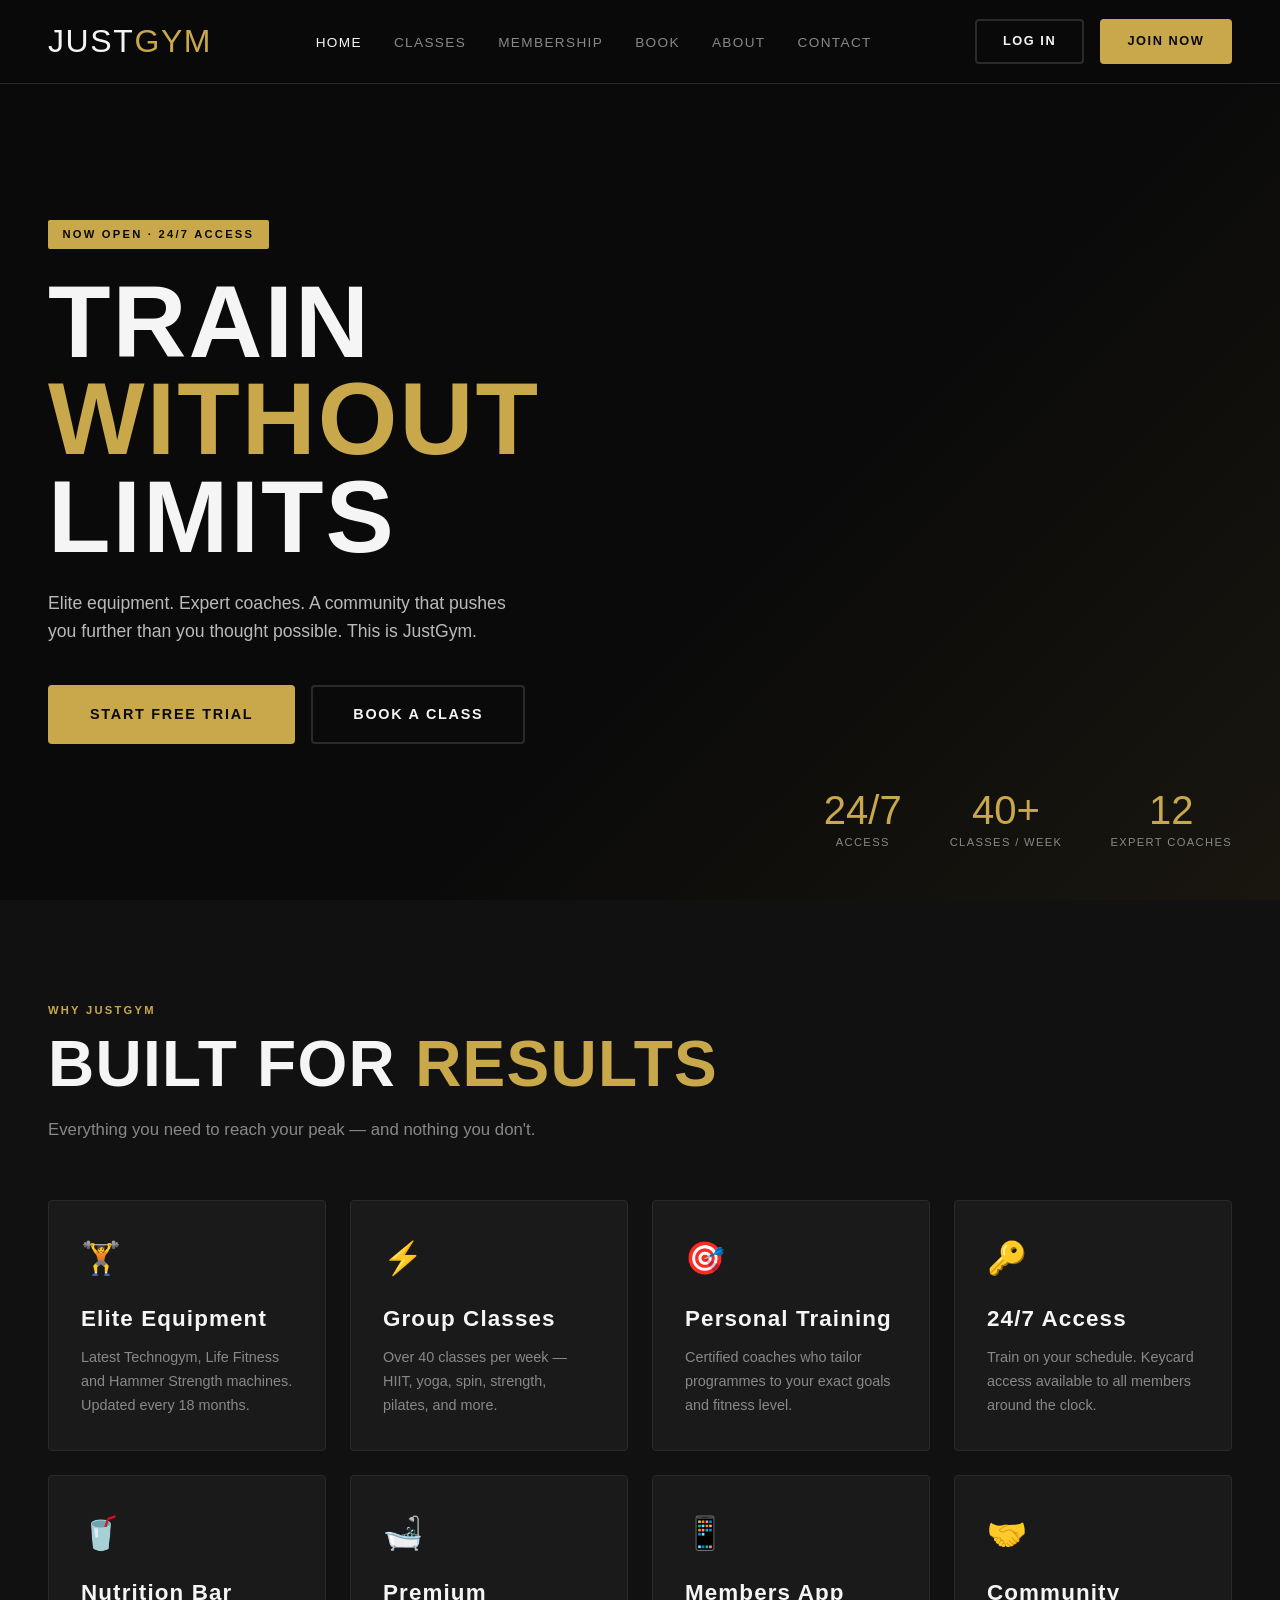
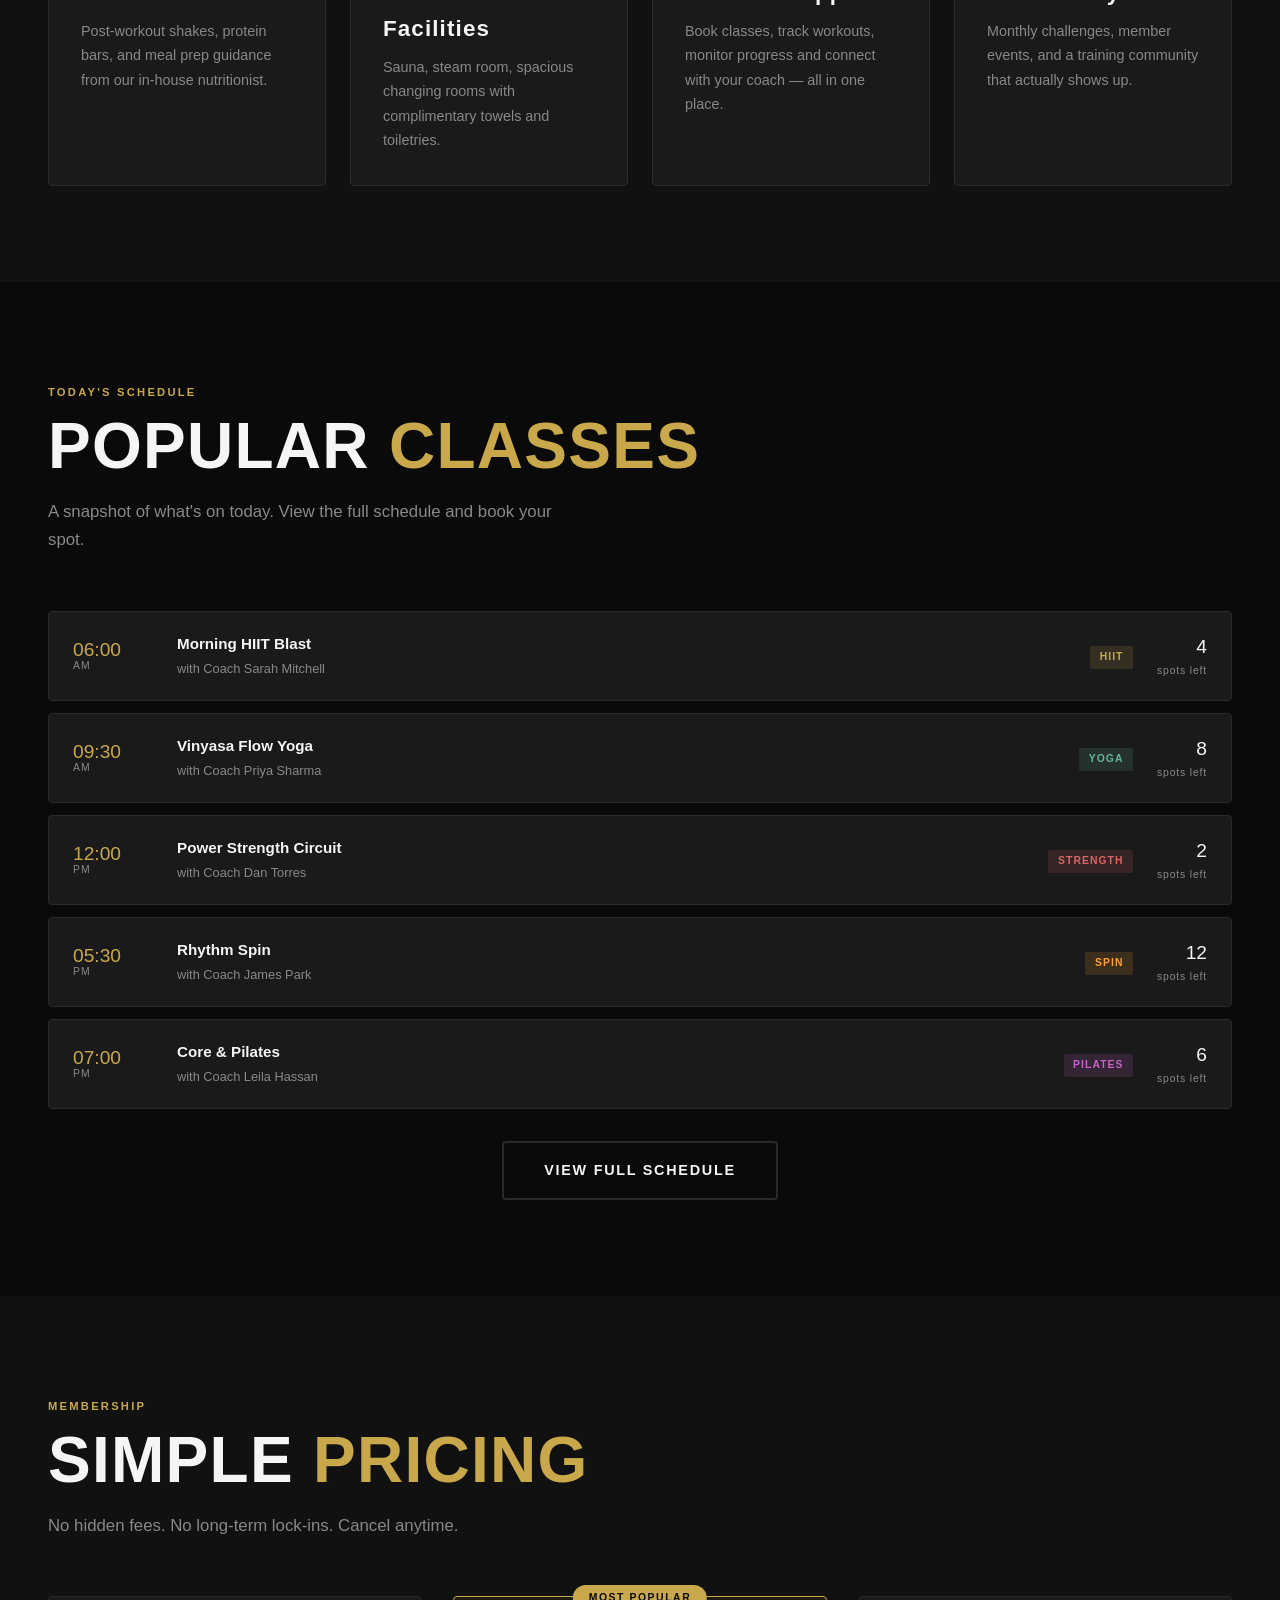
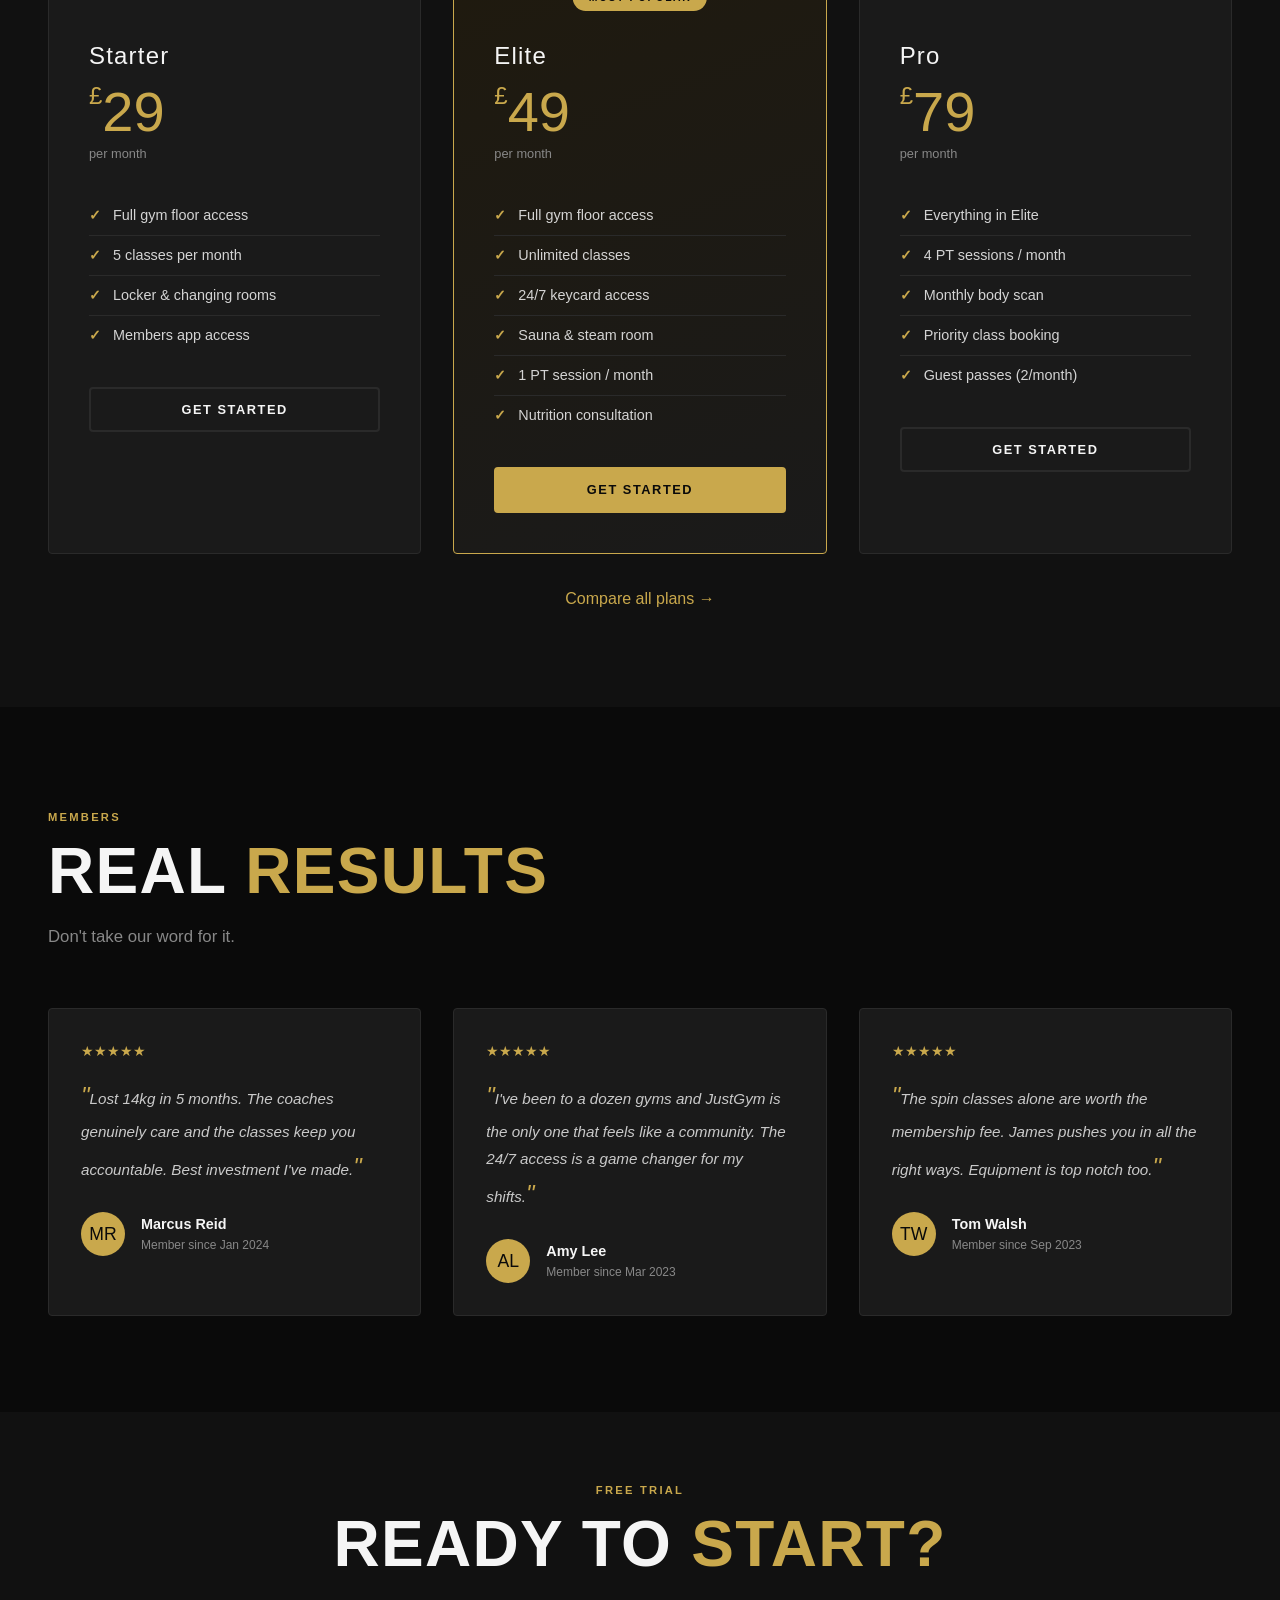
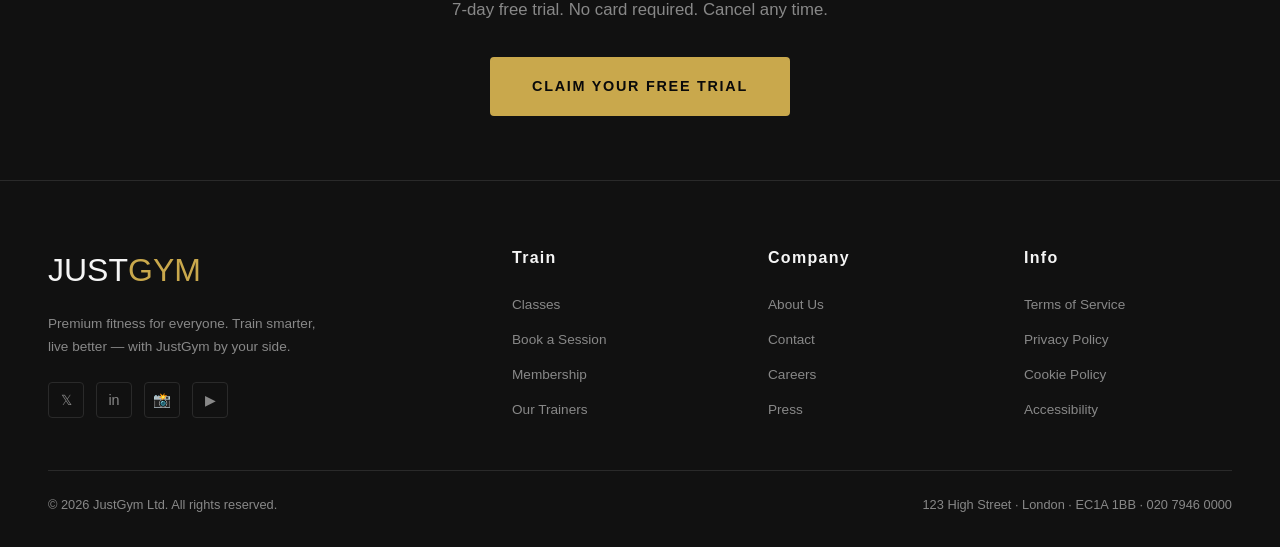
<file: index.html>
<!DOCTYPE html>
<html lang="en">
<head>
  <meta charset="UTF-8" />
  <meta name="viewport" content="width=device-width, initial-scale=1.0" />
  <title>JustGym — Train Without Limits</title>
  <meta name="description" content="JustGym — premium fitness facility with elite equipment, expert coaches, and flexible memberships. Book your free trial today." />
  <link rel="stylesheet" href="styles.css" />
  <link rel="icon" href="data:image/svg+xml,<svg xmlns='http://www.w3.org/2000/svg' viewBox='0 0 100 100'><text y='.9em' font-size='90'>🏋️</text></svg>" />
</head>
<body>

  <!-- NAV -->
  <nav>
    <a href="index.html" class="nav-logo">JUST<span>GYM</span></a>
    <ul class="nav-links" id="navLinks">
      <li><a href="index.html" class="active">Home</a></li>
      <li><a href="classes.html">Classes</a></li>
      <li><a href="membership.html">Membership</a></li>
      <li><a href="booking.html">Book</a></li>
      <li><a href="about.html">About</a></li>
      <li><a href="contact.html">Contact</a></li>
    </ul>
    <div class="nav-cta">
      <a href="signup.html" class="btn btn-outline">Log In</a>
      <a href="signup.html" class="btn btn-primary">Join Now</a>
    </div>
    <button class="nav-toggle" id="navToggle" aria-label="Menu">
      <span></span><span></span><span></span>
    </button>
  </nav>

  <!-- HERO -->
  <section class="hero">
    <div class="hero-bg"></div>
    <div class="hero-content">
      <span class="hero-tag">Now Open · 24/7 Access</span>
      <h1>TRAIN<br /><em>WITHOUT</em><br />LIMITS</h1>
      <p>Elite equipment. Expert coaches. A community that pushes you further than you thought possible. This is JustGym.</p>
      <div class="hero-actions">
        <a href="signup.html" class="btn btn-primary btn-lg">Start Free Trial</a>
        <a href="booking.html" class="btn btn-outline btn-lg">Book a Class</a>
      </div>
    </div>
    <div class="hero-stats">
      <div class="stat">
        <div class="stat-number">24/7</div>
        <div class="stat-label">Access</div>
      </div>
      <div class="stat">
        <div class="stat-number">40+</div>
        <div class="stat-label">Classes / Week</div>
      </div>
      <div class="stat">
        <div class="stat-number">12</div>
        <div class="stat-label">Expert Coaches</div>
      </div>
    </div>
  </section>

  <!-- FEATURES -->
  <section class="dark-section">
    <div class="container">
      <span class="section-tag">Why JustGym</span>
      <h2>BUILT FOR <span>RESULTS</span></h2>
      <p class="section-intro">Everything you need to reach your peak — and nothing you don't.</p>
      <div class="grid-4">
        <div class="card">
          <div class="card-icon">🏋️</div>
          <h3>Elite Equipment</h3>
          <p>Latest Technogym, Life Fitness and Hammer Strength machines. Updated every 18 months.</p>
        </div>
        <div class="card">
          <div class="card-icon">⚡</div>
          <h3>Group Classes</h3>
          <p>Over 40 classes per week — HIIT, yoga, spin, strength, pilates, and more.</p>
        </div>
        <div class="card">
          <div class="card-icon">🎯</div>
          <h3>Personal Training</h3>
          <p>Certified coaches who tailor programmes to your exact goals and fitness level.</p>
        </div>
        <div class="card">
          <div class="card-icon">🔑</div>
          <h3>24/7 Access</h3>
          <p>Train on your schedule. Keycard access available to all members around the clock.</p>
        </div>
        <div class="card">
          <div class="card-icon">🥤</div>
          <h3>Nutrition Bar</h3>
          <p>Post-workout shakes, protein bars, and meal prep guidance from our in-house nutritionist.</p>
        </div>
        <div class="card">
          <div class="card-icon">🛁</div>
          <h3>Premium Facilities</h3>
          <p>Sauna, steam room, spacious changing rooms with complimentary towels and toiletries.</p>
        </div>
        <div class="card">
          <div class="card-icon">📱</div>
          <h3>Members App</h3>
          <p>Book classes, track workouts, monitor progress and connect with your coach — all in one place.</p>
        </div>
        <div class="card">
          <div class="card-icon">🤝</div>
          <h3>Community</h3>
          <p>Monthly challenges, member events, and a training community that actually shows up.</p>
        </div>
      </div>
    </div>
  </section>

  <!-- CLASSES PREVIEW -->
  <section>
    <div class="container">
      <span class="section-tag">Today's Schedule</span>
      <h2>POPULAR <span>CLASSES</span></h2>
      <p class="section-intro">A snapshot of what's on today. View the full schedule and book your spot.</p>

      <div class="class-card">
        <div class="class-time">06:00<small>AM</small></div>
        <div class="class-info">
          <div class="class-name">Morning HIIT Blast</div>
          <div class="class-trainer">with Coach Sarah Mitchell</div>
        </div>
        <div><span class="class-tag tag-hiit">HIIT</span></div>
        <div class="class-spots"><div class="spots-num">4</div><div class="spots-label">spots left</div></div>
      </div>

      <div class="class-card">
        <div class="class-time">09:30<small>AM</small></div>
        <div class="class-info">
          <div class="class-name">Vinyasa Flow Yoga</div>
          <div class="class-trainer">with Coach Priya Sharma</div>
        </div>
        <div><span class="class-tag tag-yoga">Yoga</span></div>
        <div class="class-spots"><div class="spots-num">8</div><div class="spots-label">spots left</div></div>
      </div>

      <div class="class-card">
        <div class="class-time">12:00<small>PM</small></div>
        <div class="class-info">
          <div class="class-name">Power Strength Circuit</div>
          <div class="class-trainer">with Coach Dan Torres</div>
        </div>
        <div><span class="class-tag tag-strength">Strength</span></div>
        <div class="class-spots"><div class="spots-num">2</div><div class="spots-label">spots left</div></div>
      </div>

      <div class="class-card">
        <div class="class-time">05:30<small>PM</small></div>
        <div class="class-info">
          <div class="class-name">Rhythm Spin</div>
          <div class="class-trainer">with Coach James Park</div>
        </div>
        <div><span class="class-tag tag-spin">Spin</span></div>
        <div class="class-spots"><div class="spots-num">12</div><div class="spots-label">spots left</div></div>
      </div>

      <div class="class-card">
        <div class="class-time">07:00<small>PM</small></div>
        <div class="class-info">
          <div class="class-name">Core & Pilates</div>
          <div class="class-trainer">with Coach Leila Hassan</div>
        </div>
        <div><span class="class-tag tag-pilates">Pilates</span></div>
        <div class="class-spots"><div class="spots-num">6</div><div class="spots-label">spots left</div></div>
      </div>

      <div style="margin-top: 2rem; text-align: center;">
        <a href="classes.html" class="btn btn-outline btn-lg">View Full Schedule</a>
      </div>
    </div>
  </section>

  <!-- MEMBERSHIP SNAPSHOT -->
  <section class="dark-section">
    <div class="container">
      <span class="section-tag">Membership</span>
      <h2>SIMPLE <span>PRICING</span></h2>
      <p class="section-intro">No hidden fees. No long-term lock-ins. Cancel anytime.</p>
      <div class="grid-3">

        <div class="plan">
          <div class="plan-name">Starter</div>
          <div class="plan-price"><sup>£</sup>29</div>
          <div class="plan-period">per month</div>
          <ul class="plan-features">
            <li>Full gym floor access</li>
            <li>5 classes per month</li>
            <li>Locker &amp; changing rooms</li>
            <li>Members app access</li>
          </ul>
          <a href="signup.html" class="btn btn-outline" style="width:100%; text-align:center;">Get Started</a>
        </div>

        <div class="plan featured">
          <div class="plan-badge">Most Popular</div>
          <div class="plan-name">Elite</div>
          <div class="plan-price"><sup>£</sup>49</div>
          <div class="plan-period">per month</div>
          <ul class="plan-features">
            <li>Full gym floor access</li>
            <li>Unlimited classes</li>
            <li>24/7 keycard access</li>
            <li>Sauna &amp; steam room</li>
            <li>1 PT session / month</li>
            <li>Nutrition consultation</li>
          </ul>
          <a href="signup.html" class="btn btn-primary" style="width:100%; text-align:center;">Get Started</a>
        </div>

        <div class="plan">
          <div class="plan-name">Pro</div>
          <div class="plan-price"><sup>£</sup>79</div>
          <div class="plan-period">per month</div>
          <ul class="plan-features">
            <li>Everything in Elite</li>
            <li>4 PT sessions / month</li>
            <li>Monthly body scan</li>
            <li>Priority class booking</li>
            <li>Guest passes (2/month)</li>
          </ul>
          <a href="signup.html" class="btn btn-outline" style="width:100%; text-align:center;">Get Started</a>
        </div>

      </div>
      <p style="text-align:center; margin-top:2rem;"><a href="membership.html">Compare all plans →</a></p>
    </div>
  </section>

  <!-- TESTIMONIALS -->
  <section>
    <div class="container">
      <span class="section-tag">Members</span>
      <h2>REAL <span>RESULTS</span></h2>
      <p class="section-intro">Don't take our word for it.</p>
      <div class="grid-3">

        <div class="testimonial">
          <div class="stars">★★★★★</div>
          <p class="testimonial-text">Lost 14kg in 5 months. The coaches genuinely care and the classes keep you accountable. Best investment I've made.</p>
          <div class="testimonial-author">
            <div class="author-avatar">MR</div>
            <div>
              <div class="author-name">Marcus Reid</div>
              <div class="author-since">Member since Jan 2024</div>
            </div>
          </div>
        </div>

        <div class="testimonial">
          <div class="stars">★★★★★</div>
          <p class="testimonial-text">I've been to a dozen gyms and JustGym is the only one that feels like a community. The 24/7 access is a game changer for my shifts.</p>
          <div class="testimonial-author">
            <div class="author-avatar">AL</div>
            <div>
              <div class="author-name">Amy Lee</div>
              <div class="author-since">Member since Mar 2023</div>
            </div>
          </div>
        </div>

        <div class="testimonial">
          <div class="stars">★★★★★</div>
          <p class="testimonial-text">The spin classes alone are worth the membership fee. James pushes you in all the right ways. Equipment is top notch too.</p>
          <div class="testimonial-author">
            <div class="author-avatar">TW</div>
            <div>
              <div class="author-name">Tom Walsh</div>
              <div class="author-since">Member since Sep 2023</div>
            </div>
          </div>
        </div>

      </div>
    </div>
  </section>

  <!-- CTA BAND -->
  <section class="dark-section" style="padding: 4rem 3rem; text-align:center;">
    <div class="container">
      <span class="section-tag">Free Trial</span>
      <h2>READY TO <span>START?</span></h2>
      <p class="section-intro" style="margin: 0 auto 2rem;">7-day free trial. No card required. Cancel any time.</p>
      <a href="signup.html" class="btn btn-primary btn-lg">Claim Your Free Trial</a>
    </div>
  </section>

  <!-- FOOTER -->
  <footer>
    <div class="footer-grid">
      <div>
        <div class="footer-logo">JUST<span>GYM</span></div>
        <p class="footer-tagline">Premium fitness for everyone. Train smarter, live better — with JustGym by your side.</p>
        <div class="footer-social">
          <a href="#" class="social-link">𝕏</a>
          <a href="#" class="social-link">in</a>
          <a href="#" class="social-link">📸</a>
          <a href="#" class="social-link">▶</a>
        </div>
      </div>
      <div class="footer-col">
        <h4>Train</h4>
        <ul class="footer-links">
          <li><a href="classes.html">Classes</a></li>
          <li><a href="booking.html">Book a Session</a></li>
          <li><a href="membership.html">Membership</a></li>
          <li><a href="about.html#trainers">Our Trainers</a></li>
        </ul>
      </div>
      <div class="footer-col">
        <h4>Company</h4>
        <ul class="footer-links">
          <li><a href="about.html">About Us</a></li>
          <li><a href="contact.html">Contact</a></li>
          <li><a href="#">Careers</a></li>
          <li><a href="#">Press</a></li>
        </ul>
      </div>
      <div class="footer-col">
        <h4>Info</h4>
        <ul class="footer-links">
          <li><a href="#">Terms of Service</a></li>
          <li><a href="#">Privacy Policy</a></li>
          <li><a href="#">Cookie Policy</a></li>
          <li><a href="#">Accessibility</a></li>
        </ul>
      </div>
    </div>
    <div class="footer-bottom">
      <p>© 2026 JustGym Ltd. All rights reserved.</p>
      <p>123 High Street · London · EC1A 1BB · 020 7946 0000</p>
    </div>
  </footer>

  <script src="script.js"></script>
</body>
</html>
</file>
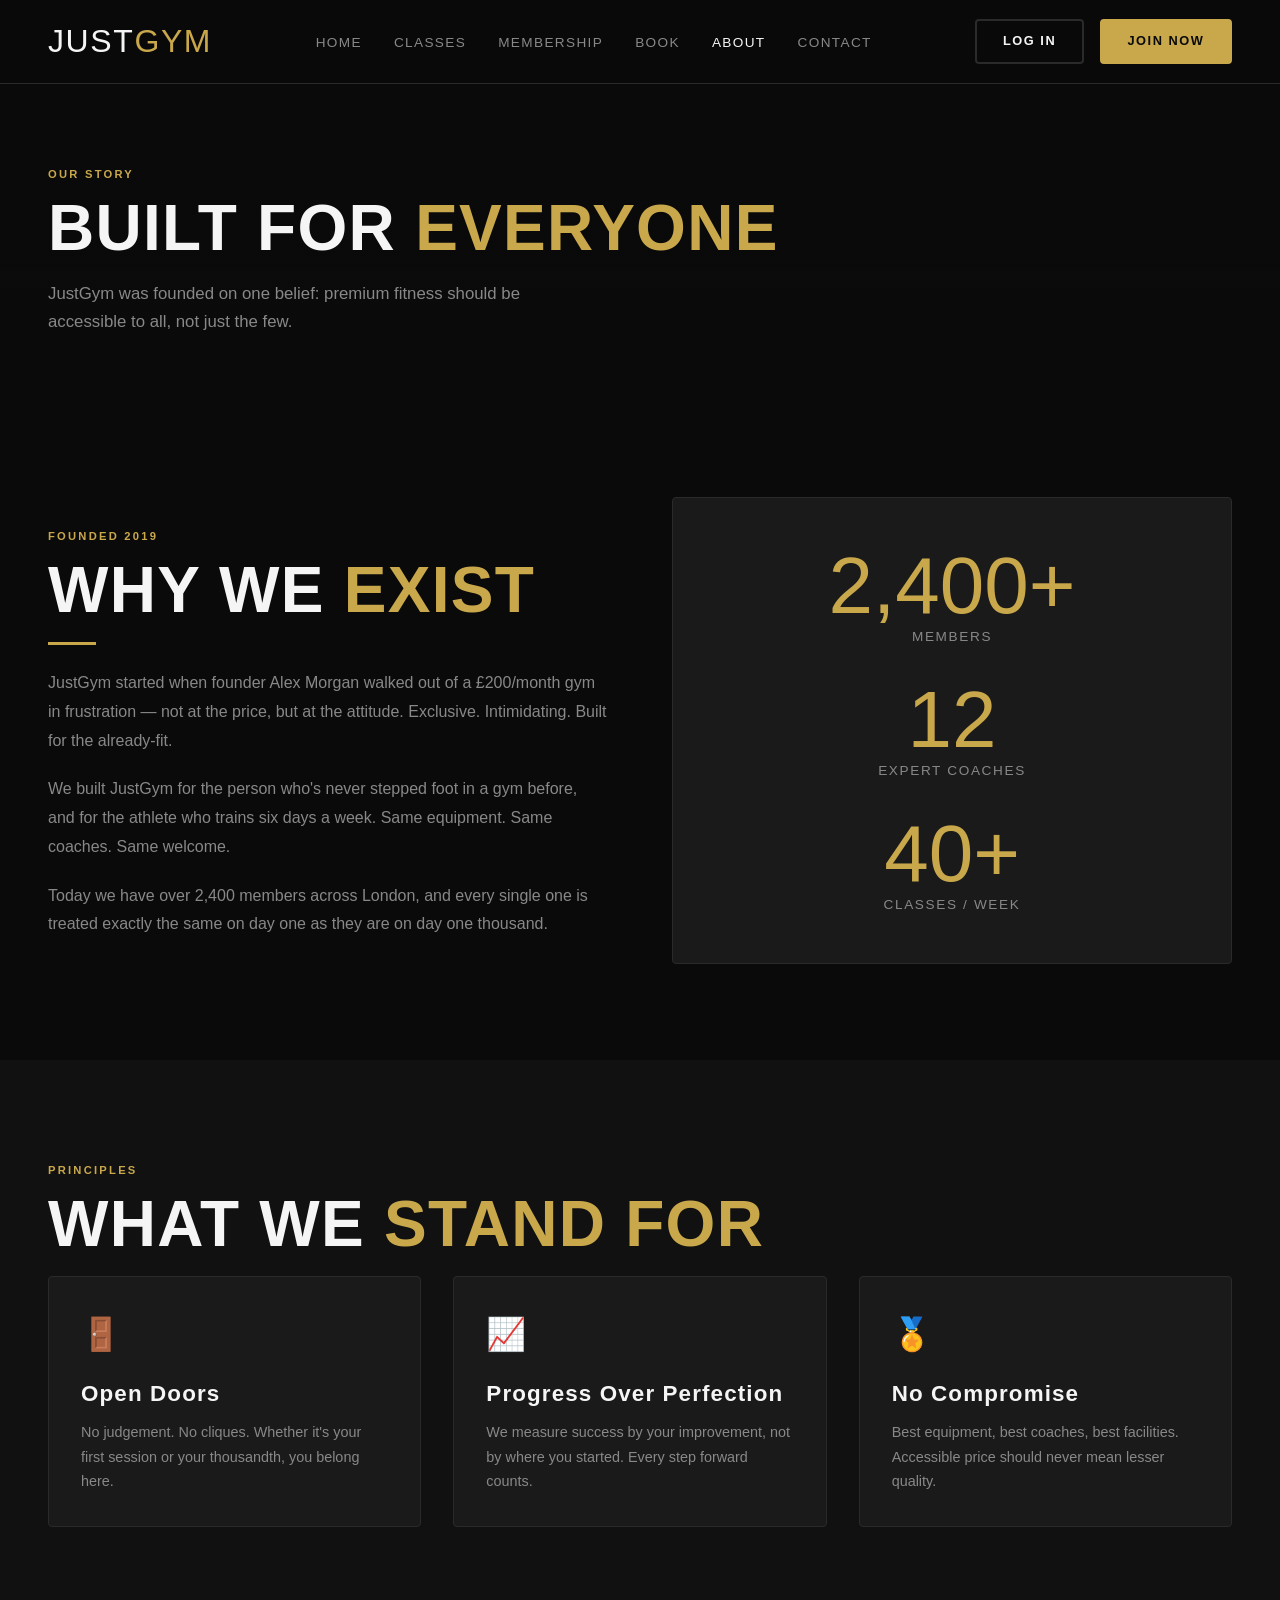
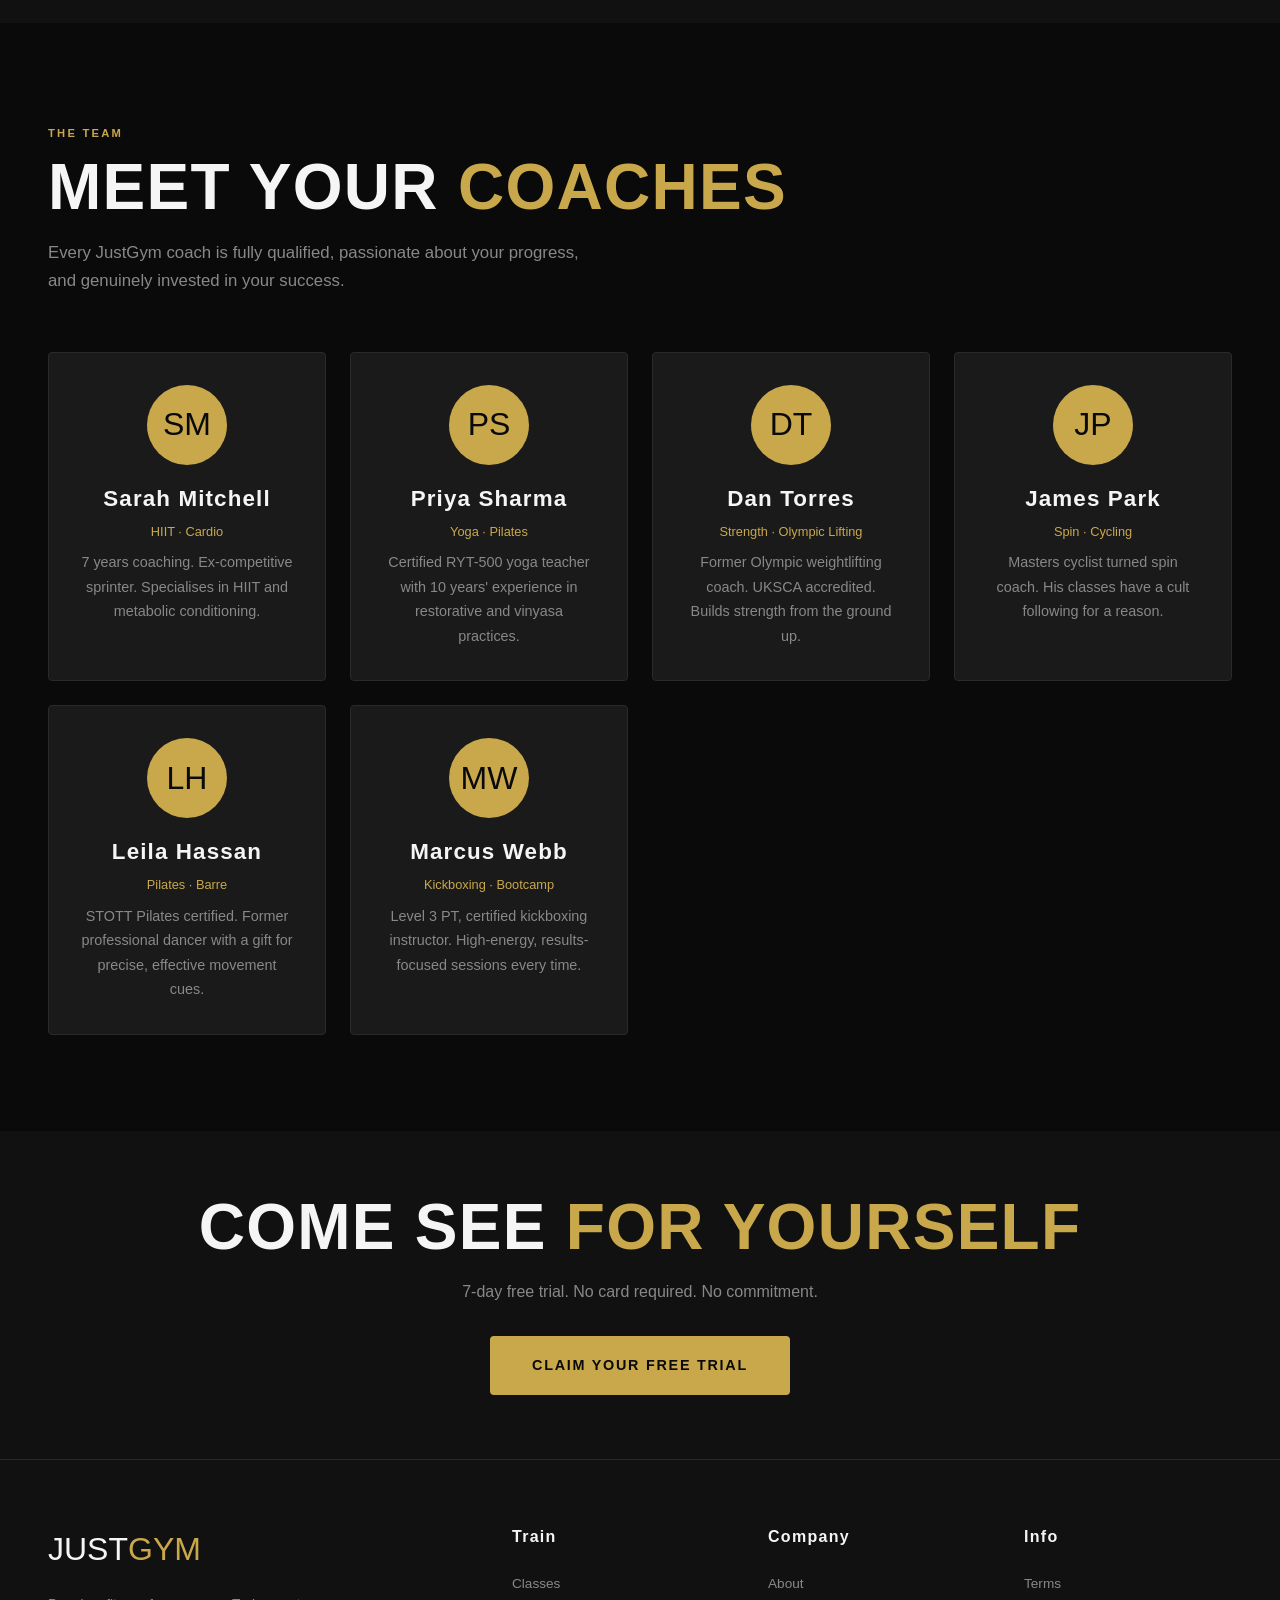
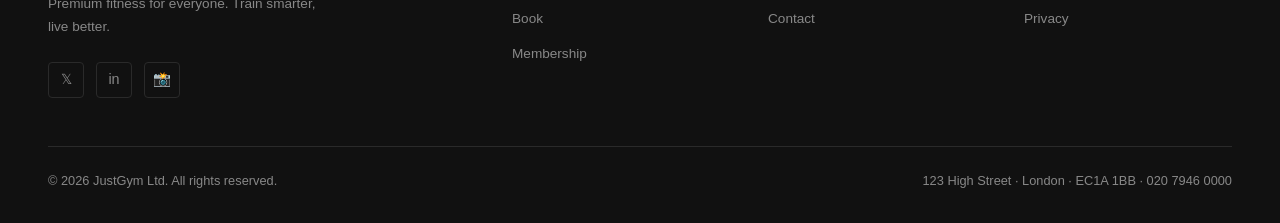
<file: about.html>
<!DOCTYPE html>
<html lang="en">
<head>
  <meta charset="UTF-8" />
  <meta name="viewport" content="width=device-width, initial-scale=1.0" />
  <title>About — JustGym</title>
  <link rel="stylesheet" href="styles.css" />
</head>
<body>

  <nav>
    <a href="index.html" class="nav-logo">JUST<span>GYM</span></a>
    <ul class="nav-links" id="navLinks">
      <li><a href="index.html">Home</a></li>
      <li><a href="classes.html">Classes</a></li>
      <li><a href="membership.html">Membership</a></li>
      <li><a href="booking.html">Book</a></li>
      <li><a href="about.html" class="active">About</a></li>
      <li><a href="contact.html">Contact</a></li>
    </ul>
    <div class="nav-cta">
      <a href="signup.html" class="btn btn-outline">Log In</a>
      <a href="signup.html" class="btn btn-primary">Join Now</a>
    </div>
    <button class="nav-toggle" id="navToggle" aria-label="Menu">
      <span></span><span></span><span></span>
    </button>
  </nav>

  <div class="page-hero">
    <div class="container">
      <span class="section-tag">Our Story</span>
      <h2>BUILT FOR <span>EVERYONE</span></h2>
      <p class="section-intro" style="margin-bottom:0;">JustGym was founded on one belief: premium fitness should be accessible to all, not just the few.</p>
    </div>
  </div>

  <!-- STORY -->
  <section>
    <div class="container">
      <div class="grid-2" style="gap:4rem; align-items:center;">
        <div>
          <span class="section-tag">Founded 2019</span>
          <h2>WHY WE <span>EXIST</span></h2>
          <div class="gold-bar"></div>
          <p style="color:var(--grey); line-height:1.8; margin-bottom:1.25rem;">JustGym started when founder Alex Morgan walked out of a £200/month gym in frustration — not at the price, but at the attitude. Exclusive. Intimidating. Built for the already-fit.</p>
          <p style="color:var(--grey); line-height:1.8; margin-bottom:1.25rem;">We built JustGym for the person who's never stepped foot in a gym before, and for the athlete who trains six days a week. Same equipment. Same coaches. Same welcome.</p>
          <p style="color:var(--grey); line-height:1.8;">Today we have over 2,400 members across London, and every single one is treated exactly the same on day one as they are on day one thousand.</p>
        </div>
        <div style="background:var(--card); border:1px solid var(--border); border-radius:var(--radius); padding:3rem; text-align:center;">
          <div style="font-family:var(--font-head); font-size:5rem; color:var(--gold); line-height:1;">2,400+</div>
          <div style="color:var(--grey); font-size:0.85rem; text-transform:uppercase; letter-spacing:0.12em; margin-bottom:2rem;">Members</div>
          <div style="font-family:var(--font-head); font-size:5rem; color:var(--gold); line-height:1;">12</div>
          <div style="color:var(--grey); font-size:0.85rem; text-transform:uppercase; letter-spacing:0.12em; margin-bottom:2rem;">Expert Coaches</div>
          <div style="font-family:var(--font-head); font-size:5rem; color:var(--gold); line-height:1;">40+</div>
          <div style="color:var(--grey); font-size:0.85rem; text-transform:uppercase; letter-spacing:0.12em;">Classes / Week</div>
        </div>
      </div>
    </div>
  </section>

  <!-- VALUES -->
  <section class="dark-section">
    <div class="container">
      <span class="section-tag">Principles</span>
      <h2>WHAT WE <span>STAND FOR</span></h2>
      <div class="grid-3">
        <div class="card">
          <div class="card-icon">🚪</div>
          <h3>Open Doors</h3>
          <p>No judgement. No cliques. Whether it's your first session or your thousandth, you belong here.</p>
        </div>
        <div class="card">
          <div class="card-icon">📈</div>
          <h3>Progress Over Perfection</h3>
          <p>We measure success by your improvement, not by where you started. Every step forward counts.</p>
        </div>
        <div class="card">
          <div class="card-icon">🏅</div>
          <h3>No Compromise</h3>
          <p>Best equipment, best coaches, best facilities. Accessible price should never mean lesser quality.</p>
        </div>
      </div>
    </div>
  </section>

  <!-- TRAINERS -->
  <section id="trainers">
    <div class="container">
      <span class="section-tag">The Team</span>
      <h2>MEET YOUR <span>COACHES</span></h2>
      <p class="section-intro">Every JustGym coach is fully qualified, passionate about your progress, and genuinely invested in your success.</p>
      <div class="grid-4">

        <div class="card" style="text-align:center;">
          <div style="width:80px; height:80px; border-radius:50%; background:var(--gold); display:flex; align-items:center; justify-content:center; font-family:var(--font-head); font-size:2rem; color:var(--black); margin:0 auto 1rem;">SM</div>
          <h3 style="margin-bottom:0.25rem;">Sarah Mitchell</h3>
          <p style="color:var(--gold); font-size:0.8rem; margin-bottom:0.5rem;">HIIT · Cardio</p>
          <p>7 years coaching. Ex-competitive sprinter. Specialises in HIIT and metabolic conditioning.</p>
        </div>

        <div class="card" style="text-align:center;">
          <div style="width:80px; height:80px; border-radius:50%; background:var(--gold); display:flex; align-items:center; justify-content:center; font-family:var(--font-head); font-size:2rem; color:var(--black); margin:0 auto 1rem;">PS</div>
          <h3 style="margin-bottom:0.25rem;">Priya Sharma</h3>
          <p style="color:var(--gold); font-size:0.8rem; margin-bottom:0.5rem;">Yoga · Pilates</p>
          <p>Certified RYT-500 yoga teacher with 10 years' experience in restorative and vinyasa practices.</p>
        </div>

        <div class="card" style="text-align:center;">
          <div style="width:80px; height:80px; border-radius:50%; background:var(--gold); display:flex; align-items:center; justify-content:center; font-family:var(--font-head); font-size:2rem; color:var(--black); margin:0 auto 1rem;">DT</div>
          <h3 style="margin-bottom:0.25rem;">Dan Torres</h3>
          <p style="color:var(--gold); font-size:0.8rem; margin-bottom:0.5rem;">Strength · Olympic Lifting</p>
          <p>Former Olympic weightlifting coach. UKSCA accredited. Builds strength from the ground up.</p>
        </div>

        <div class="card" style="text-align:center;">
          <div style="width:80px; height:80px; border-radius:50%; background:var(--gold); display:flex; align-items:center; justify-content:center; font-family:var(--font-head); font-size:2rem; color:var(--black); margin:0 auto 1rem;">JP</div>
          <h3 style="margin-bottom:0.25rem;">James Park</h3>
          <p style="color:var(--gold); font-size:0.8rem; margin-bottom:0.5rem;">Spin · Cycling</p>
          <p>Masters cyclist turned spin coach. His classes have a cult following for a reason.</p>
        </div>

        <div class="card" style="text-align:center;">
          <div style="width:80px; height:80px; border-radius:50%; background:var(--gold); display:flex; align-items:center; justify-content:center; font-family:var(--font-head); font-size:2rem; color:var(--black); margin:0 auto 1rem;">LH</div>
          <h3 style="margin-bottom:0.25rem;">Leila Hassan</h3>
          <p style="color:var(--gold); font-size:0.8rem; margin-bottom:0.5rem;">Pilates · Barre</p>
          <p>STOTT Pilates certified. Former professional dancer with a gift for precise, effective movement cues.</p>
        </div>

        <div class="card" style="text-align:center;">
          <div style="width:80px; height:80px; border-radius:50%; background:var(--gold); display:flex; align-items:center; justify-content:center; font-family:var(--font-head); font-size:2rem; color:var(--black); margin:0 auto 1rem;">MW</div>
          <h3 style="margin-bottom:0.25rem;">Marcus Webb</h3>
          <p style="color:var(--gold); font-size:0.8rem; margin-bottom:0.5rem;">Kickboxing · Bootcamp</p>
          <p>Level 3 PT, certified kickboxing instructor. High-energy, results-focused sessions every time.</p>
        </div>

      </div>
    </div>
  </section>

  <section class="dark-section" style="padding:4rem 3rem; text-align:center;">
    <div class="container">
      <h2>COME SEE <span>FOR YOURSELF</span></h2>
      <p style="color:var(--grey); margin-bottom:2rem;">7-day free trial. No card required. No commitment.</p>
      <a href="signup.html" class="btn btn-primary btn-lg">Claim Your Free Trial</a>
    </div>
  </section>

  <footer>
    <div class="footer-grid">
      <div>
        <div class="footer-logo">JUST<span>GYM</span></div>
        <p class="footer-tagline">Premium fitness for everyone. Train smarter, live better.</p>
        <div class="footer-social"><a href="#" class="social-link">𝕏</a><a href="#" class="social-link">in</a><a href="#" class="social-link">📸</a></div>
      </div>
      <div class="footer-col"><h4>Train</h4><ul class="footer-links"><li><a href="classes.html">Classes</a></li><li><a href="booking.html">Book</a></li><li><a href="membership.html">Membership</a></li></ul></div>
      <div class="footer-col"><h4>Company</h4><ul class="footer-links"><li><a href="about.html">About</a></li><li><a href="contact.html">Contact</a></li></ul></div>
      <div class="footer-col"><h4>Info</h4><ul class="footer-links"><li><a href="#">Terms</a></li><li><a href="#">Privacy</a></li></ul></div>
    </div>
    <div class="footer-bottom">
      <p>© 2026 JustGym Ltd. All rights reserved.</p>
      <p>123 High Street · London · EC1A 1BB · 020 7946 0000</p>
    </div>
  </footer>

  <script src="script.js"></script>
</body>
</html>
</file>
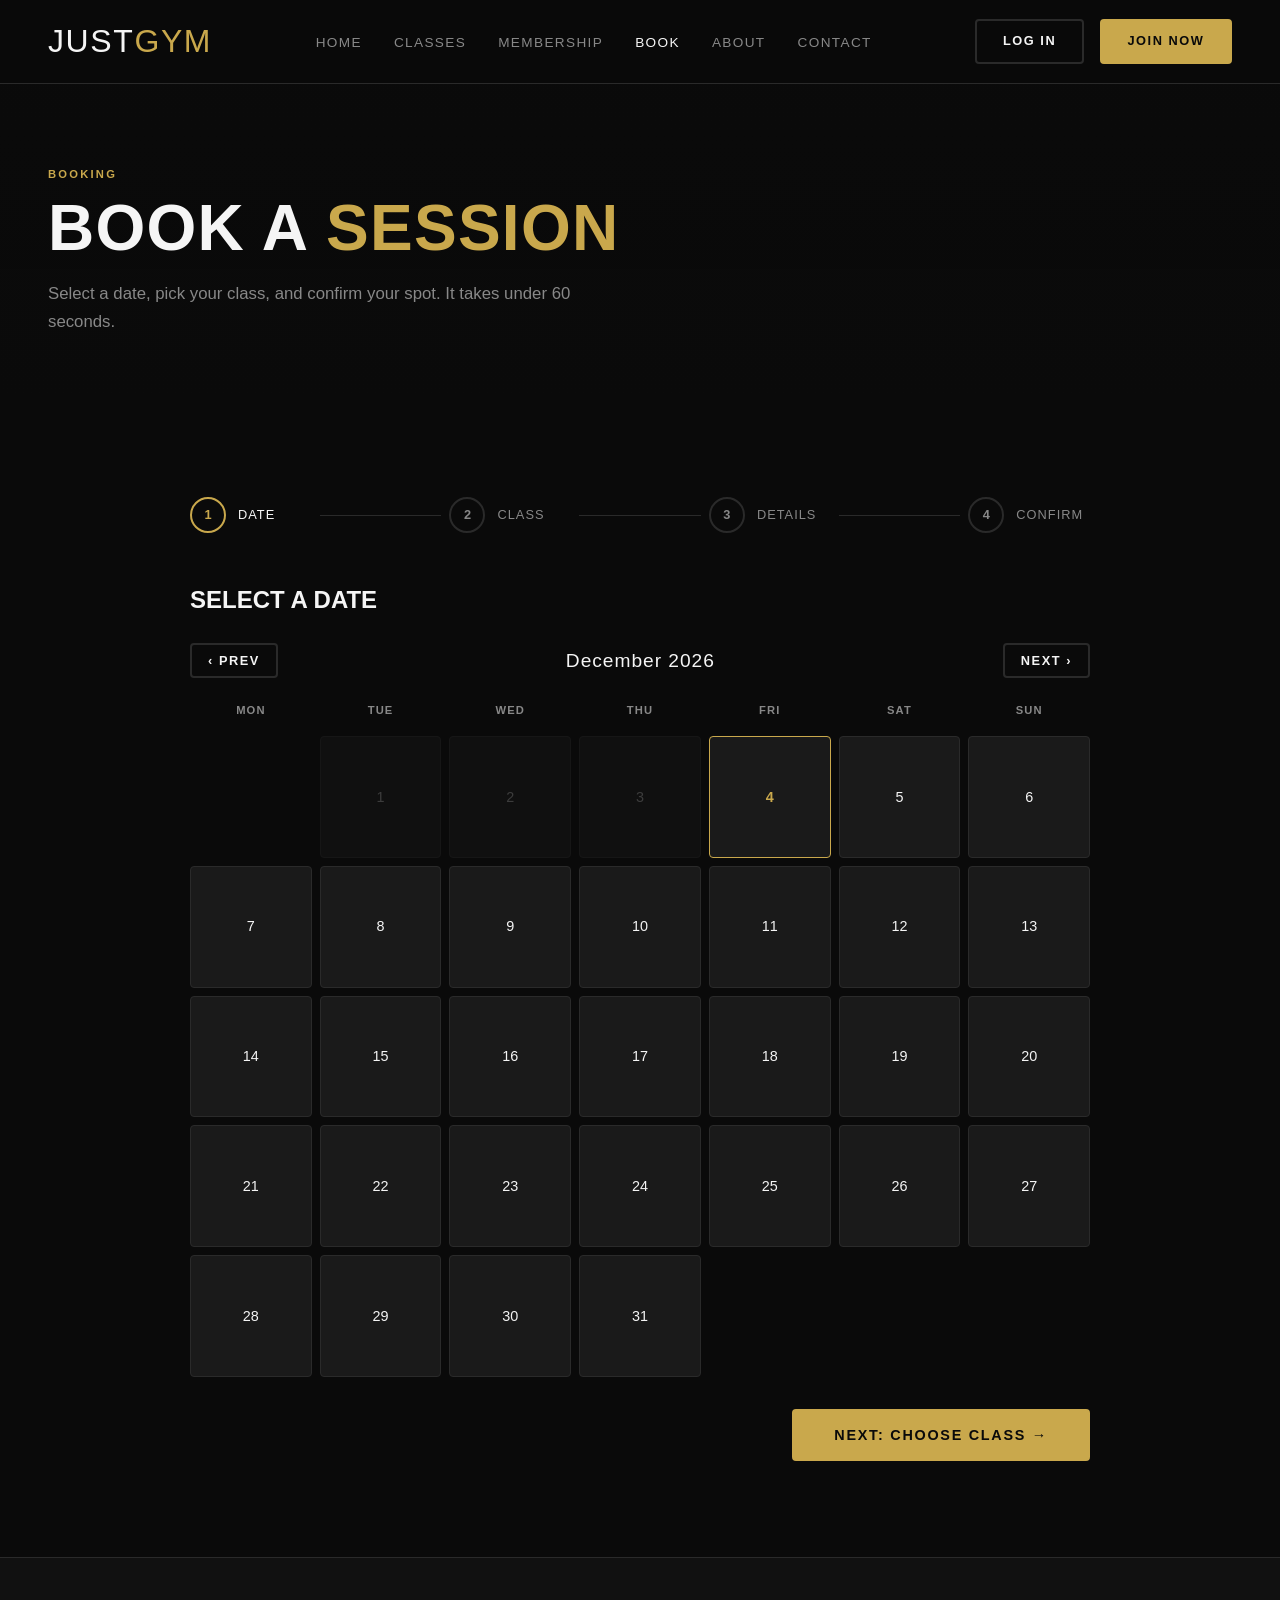
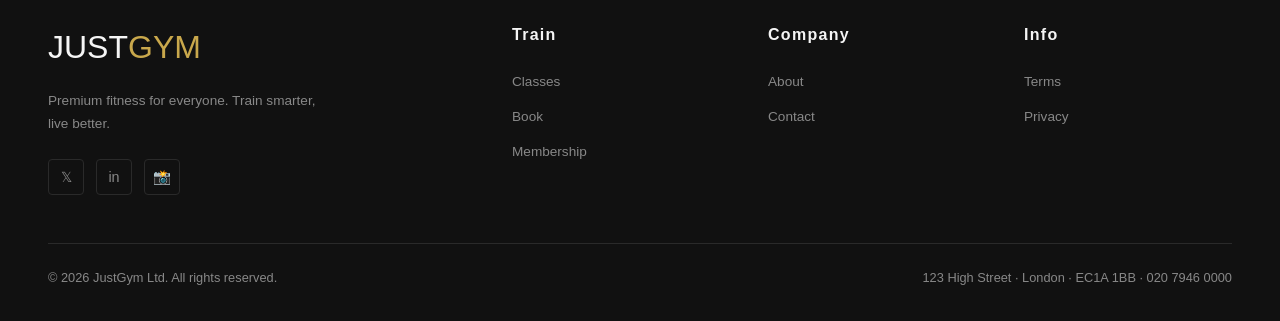
<file: booking.html>
<!DOCTYPE html>
<html lang="en">
<head>
  <meta charset="UTF-8" />
  <meta name="viewport" content="width=device-width, initial-scale=1.0" />
  <title>Book a Class — JustGym</title>
  <meta name="description" content="Book a gym session or class at JustGym. Pick a date, choose your class, confirm your spot." />
  <link rel="stylesheet" href="styles.css" />
</head>
<body>

  <nav>
    <a href="index.html" class="nav-logo">JUST<span>GYM</span></a>
    <ul class="nav-links" id="navLinks">
      <li><a href="index.html">Home</a></li>
      <li><a href="classes.html">Classes</a></li>
      <li><a href="membership.html">Membership</a></li>
      <li><a href="booking.html" class="active">Book</a></li>
      <li><a href="about.html">About</a></li>
      <li><a href="contact.html">Contact</a></li>
    </ul>
    <div class="nav-cta">
      <a href="signup.html" class="btn btn-outline">Log In</a>
      <a href="signup.html" class="btn btn-primary">Join Now</a>
    </div>
    <button class="nav-toggle" id="navToggle" aria-label="Menu">
      <span></span><span></span><span></span>
    </button>
  </nav>

  <div class="page-hero">
    <div class="container">
      <span class="section-tag">Booking</span>
      <h2>BOOK A <span>SESSION</span></h2>
      <p class="section-intro" style="margin-bottom:0;">Select a date, pick your class, and confirm your spot. It takes under 60 seconds.</p>
    </div>
  </div>

  <section>
    <div class="container" style="max-width:900px;">

      <!-- Progress steps -->
      <div class="steps" id="bookingSteps">
        <div class="step active" id="step1">
          <div class="step-num">1</div>
          <div class="step-label">Date</div>
        </div>
        <div class="step-line" id="line1"></div>
        <div class="step" id="step2">
          <div class="step-num">2</div>
          <div class="step-label">Class</div>
        </div>
        <div class="step-line" id="line2"></div>
        <div class="step" id="step3">
          <div class="step-num">3</div>
          <div class="step-label">Details</div>
        </div>
        <div class="step-line" id="line3"></div>
        <div class="step" id="step4">
          <div class="step-num">4</div>
          <div class="step-label">Confirm</div>
        </div>
      </div>

      <!-- Alert -->
      <div class="alert alert-success" id="bookingSuccess">
        🎉 Booking confirmed! Check your email for details. See you on the gym floor.
      </div>

      <!-- STEP 1: Calendar -->
      <div id="panelStep1">
        <h3 style="font-family:var(--font-head); font-size:1.5rem; margin-bottom:1.5rem;">SELECT A DATE</h3>

        <div style="display:flex; justify-content:space-between; align-items:center; margin-bottom:1rem;">
          <button class="btn btn-outline" id="prevMonth" style="padding:0.5rem 1rem;">‹ Prev</button>
          <span id="calMonthLabel" style="font-family:var(--font-head); font-size:1.2rem; letter-spacing:0.05em;"></span>
          <button class="btn btn-outline" id="nextMonth" style="padding:0.5rem 1rem;">Next ›</button>
        </div>

        <div class="calendar-grid" id="calendarGrid">
          <div class="cal-header">Mon</div>
          <div class="cal-header">Tue</div>
          <div class="cal-header">Wed</div>
          <div class="cal-header">Thu</div>
          <div class="cal-header">Fri</div>
          <div class="cal-header">Sat</div>
          <div class="cal-header">Sun</div>
        </div>

        <div style="margin-top:2rem; display:flex; justify-content:flex-end;">
          <button class="btn btn-primary btn-lg" id="toStep2" disabled>Next: Choose Class →</button>
        </div>
      </div>

      <!-- STEP 2: Class selection -->
      <div id="panelStep2" style="display:none;">
        <h3 style="font-family:var(--font-head); font-size:1.5rem; margin-bottom:0.5rem;">CHOOSE YOUR CLASS</h3>
        <p style="color:var(--grey); font-size:0.9rem; margin-bottom:1.5rem;">Available classes for <strong id="selectedDateLabel" style="color:var(--white);"></strong></p>

        <div id="classListBooking"></div>

        <div style="margin-top:2rem; display:flex; justify-content:space-between;">
          <button class="btn btn-outline" id="backToStep1">← Back</button>
          <button class="btn btn-primary btn-lg" id="toStep3" disabled>Next: Your Details →</button>
        </div>
      </div>

      <!-- STEP 3: Details form -->
      <div id="panelStep3" style="display:none;">
        <h3 style="font-family:var(--font-head); font-size:1.5rem; margin-bottom:1.5rem;">YOUR DETAILS</h3>

        <form id="bookingDetailsForm">
          <div class="form-row">
            <div class="form-group">
              <label for="bFirstName">First Name</label>
              <input type="text" id="bFirstName" placeholder="Jane" required />
            </div>
            <div class="form-group">
              <label for="bLastName">Last Name</label>
              <input type="text" id="bLastName" placeholder="Smith" required />
            </div>
          </div>
          <div class="form-group">
            <label for="bEmail">Email Address</label>
            <input type="email" id="bEmail" placeholder="jane@example.com" required />
          </div>
          <div class="form-group">
            <label for="bPhone">Phone (optional)</label>
            <input type="tel" id="bPhone" placeholder="+44 7700 900000" />
          </div>
          <div class="form-group">
            <label for="bMember">Membership Status</label>
            <select id="bMember">
              <option value="member">Existing Member</option>
              <option value="trial">On Free Trial</option>
              <option value="guest">Guest (drop-in)</option>
            </select>
          </div>
          <div class="form-group">
            <label for="bNotes">Notes for the coach (optional)</label>
            <textarea id="bNotes" placeholder="Any injuries, fitness level, or questions…"></textarea>
          </div>
        </form>

        <div style="margin-top:2rem; display:flex; justify-content:space-between;">
          <button class="btn btn-outline" id="backToStep2">← Back</button>
          <button class="btn btn-primary btn-lg" id="toStep4">Review Booking →</button>
        </div>
      </div>

      <!-- STEP 4: Confirm -->
      <div id="panelStep4" style="display:none;">
        <h3 style="font-family:var(--font-head); font-size:1.5rem; margin-bottom:1.5rem;">CONFIRM BOOKING</h3>

        <div class="card" style="margin-bottom:2rem;">
          <div class="gold-bar"></div>
          <div style="display:grid; grid-template-columns:1fr 1fr; gap:1rem; font-size:0.9rem;">
            <div>
              <div style="color:var(--grey); font-size:0.75rem; text-transform:uppercase; letter-spacing:0.1em; margin-bottom:0.25rem;">Date</div>
              <div id="confirmDate" style="font-weight:600;"></div>
            </div>
            <div>
              <div style="color:var(--grey); font-size:0.75rem; text-transform:uppercase; letter-spacing:0.1em; margin-bottom:0.25rem;">Class</div>
              <div id="confirmClass" style="font-weight:600;"></div>
            </div>
            <div>
              <div style="color:var(--grey); font-size:0.75rem; text-transform:uppercase; letter-spacing:0.1em; margin-bottom:0.25rem;">Time</div>
              <div id="confirmTime" style="font-weight:600;"></div>
            </div>
            <div>
              <div style="color:var(--grey); font-size:0.75rem; text-transform:uppercase; letter-spacing:0.1em; margin-bottom:0.25rem;">Coach</div>
              <div id="confirmCoach" style="font-weight:600;"></div>
            </div>
            <div>
              <div style="color:var(--grey); font-size:0.75rem; text-transform:uppercase; letter-spacing:0.1em; margin-bottom:0.25rem;">Name</div>
              <div id="confirmName" style="font-weight:600;"></div>
            </div>
            <div>
              <div style="color:var(--grey); font-size:0.75rem; text-transform:uppercase; letter-spacing:0.1em; margin-bottom:0.25rem;">Email</div>
              <div id="confirmEmail" style="font-weight:600;"></div>
            </div>
          </div>
        </div>

        <div class="checkbox-group">
          <input type="checkbox" id="confirmTerms" />
          <label for="confirmTerms">I confirm I'm fit to participate and agree to JustGym's <a href="#">terms of participation</a>. Bookings cancelled less than 2 hours before class forfeit the slot.</label>
        </div>

        <div style="display:flex; justify-content:space-between; margin-top:1rem;">
          <button class="btn btn-outline" id="backToStep3">← Back</button>
          <button class="btn btn-primary btn-lg" id="confirmBooking">Confirm Booking ✓</button>
        </div>
      </div>

    </div>
  </section>

  <footer>
    <div class="footer-grid">
      <div>
        <div class="footer-logo">JUST<span>GYM</span></div>
        <p class="footer-tagline">Premium fitness for everyone. Train smarter, live better.</p>
        <div class="footer-social"><a href="#" class="social-link">𝕏</a><a href="#" class="social-link">in</a><a href="#" class="social-link">📸</a></div>
      </div>
      <div class="footer-col"><h4>Train</h4><ul class="footer-links"><li><a href="classes.html">Classes</a></li><li><a href="booking.html">Book</a></li><li><a href="membership.html">Membership</a></li></ul></div>
      <div class="footer-col"><h4>Company</h4><ul class="footer-links"><li><a href="about.html">About</a></li><li><a href="contact.html">Contact</a></li></ul></div>
      <div class="footer-col"><h4>Info</h4><ul class="footer-links"><li><a href="#">Terms</a></li><li><a href="#">Privacy</a></li></ul></div>
    </div>
    <div class="footer-bottom">
      <p>© 2026 JustGym Ltd. All rights reserved.</p>
      <p>123 High Street · London · EC1A 1BB · 020 7946 0000</p>
    </div>
  </footer>

  <script src="script.js"></script>
</body>
</html>
</file>
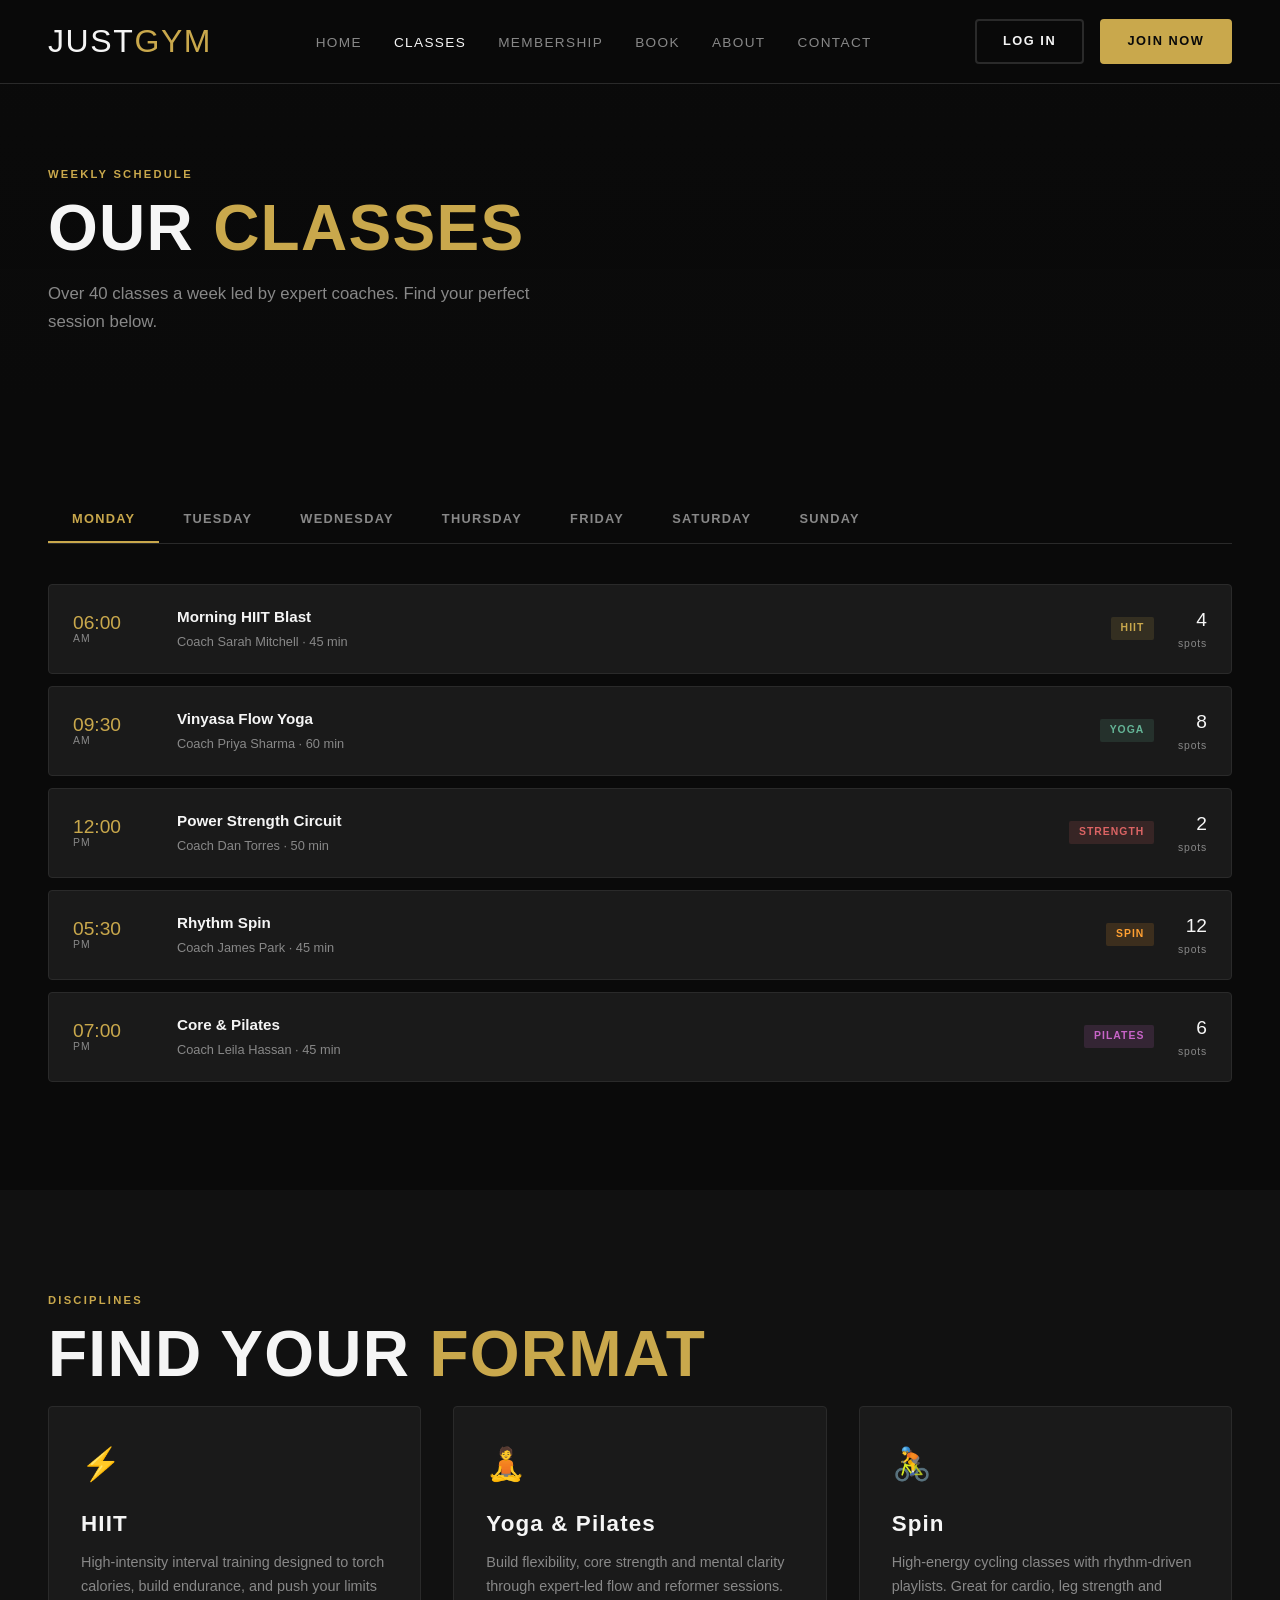
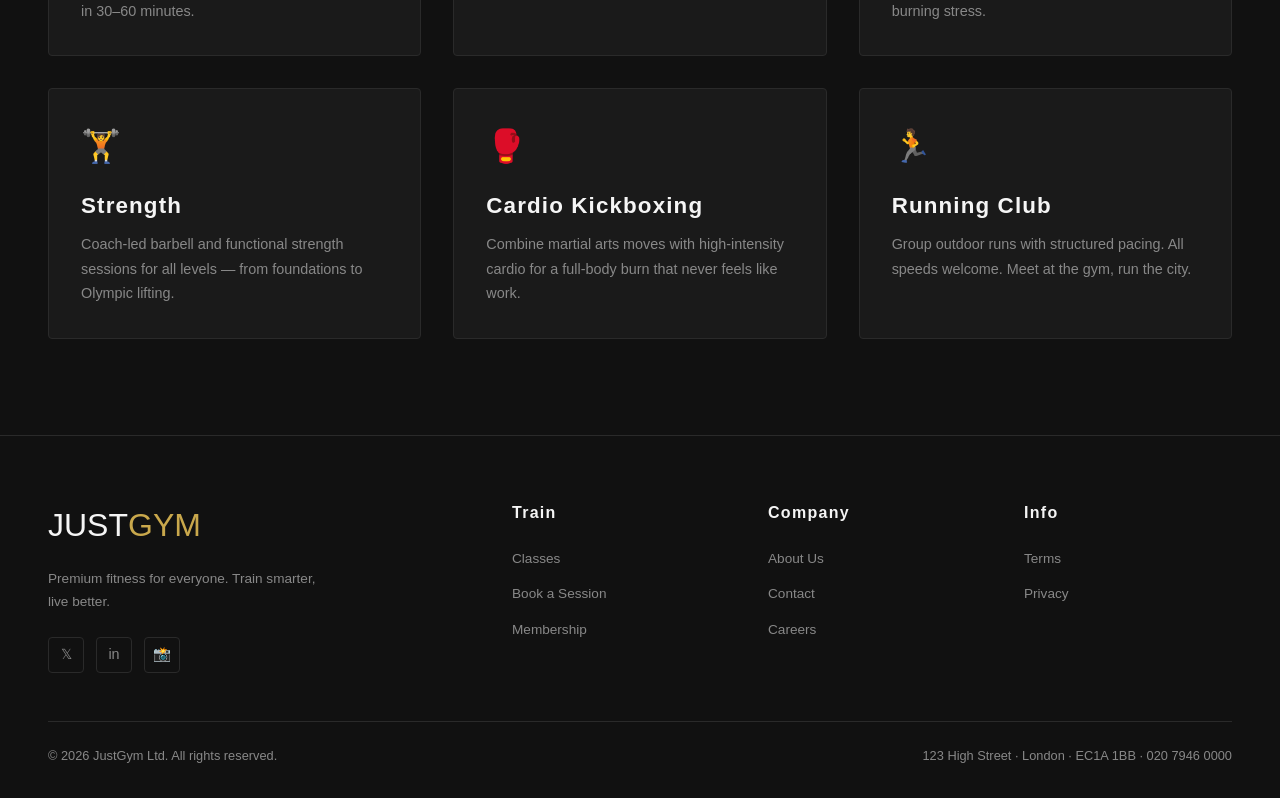
<file: classes.html>
<!DOCTYPE html>
<html lang="en">
<head>
  <meta charset="UTF-8" />
  <meta name="viewport" content="width=device-width, initial-scale=1.0" />
  <title>Classes — JustGym</title>
  <meta name="description" content="Browse JustGym's weekly class schedule. HIIT, yoga, spin, strength, pilates and more — book your spot today." />
  <link rel="stylesheet" href="styles.css" />
</head>
<body>

  <nav>
    <a href="index.html" class="nav-logo">JUST<span>GYM</span></a>
    <ul class="nav-links" id="navLinks">
      <li><a href="index.html">Home</a></li>
      <li><a href="classes.html" class="active">Classes</a></li>
      <li><a href="membership.html">Membership</a></li>
      <li><a href="booking.html">Book</a></li>
      <li><a href="about.html">About</a></li>
      <li><a href="contact.html">Contact</a></li>
    </ul>
    <div class="nav-cta">
      <a href="signup.html" class="btn btn-outline">Log In</a>
      <a href="signup.html" class="btn btn-primary">Join Now</a>
    </div>
    <button class="nav-toggle" id="navToggle" aria-label="Menu">
      <span></span><span></span><span></span>
    </button>
  </nav>

  <div class="page-hero">
    <div class="container">
      <span class="section-tag">Weekly Schedule</span>
      <h2>OUR <span>CLASSES</span></h2>
      <p class="section-intro" style="margin-bottom:0;">Over 40 classes a week led by expert coaches. Find your perfect session below.</p>
    </div>
  </div>

  <section>
    <div class="container">

      <!-- Filter tabs -->
      <div class="tabs" id="dayTabs">
        <button class="tab-btn active" data-day="monday">Monday</button>
        <button class="tab-btn" data-day="tuesday">Tuesday</button>
        <button class="tab-btn" data-day="wednesday">Wednesday</button>
        <button class="tab-btn" data-day="thursday">Thursday</button>
        <button class="tab-btn" data-day="friday">Friday</button>
        <button class="tab-btn" data-day="saturday">Saturday</button>
        <button class="tab-btn" data-day="sunday">Sunday</button>
      </div>

      <!-- Monday -->
      <div class="tab-panel active" id="monday">
        <div class="class-card" onclick="location.href='booking.html'">
          <div class="class-time">06:00<small>AM</small></div>
          <div class="class-info"><div class="class-name">Morning HIIT Blast</div><div class="class-trainer">Coach Sarah Mitchell · 45 min</div></div>
          <span class="class-tag tag-hiit">HIIT</span>
          <div class="class-spots"><div class="spots-num">4</div><div class="spots-label">spots</div></div>
        </div>
        <div class="class-card" onclick="location.href='booking.html'">
          <div class="class-time">09:30<small>AM</small></div>
          <div class="class-info"><div class="class-name">Vinyasa Flow Yoga</div><div class="class-trainer">Coach Priya Sharma · 60 min</div></div>
          <span class="class-tag tag-yoga">Yoga</span>
          <div class="class-spots"><div class="spots-num">8</div><div class="spots-label">spots</div></div>
        </div>
        <div class="class-card" onclick="location.href='booking.html'">
          <div class="class-time">12:00<small>PM</small></div>
          <div class="class-info"><div class="class-name">Power Strength Circuit</div><div class="class-trainer">Coach Dan Torres · 50 min</div></div>
          <span class="class-tag tag-strength">Strength</span>
          <div class="class-spots"><div class="spots-num">2</div><div class="spots-label">spots</div></div>
        </div>
        <div class="class-card" onclick="location.href='booking.html'">
          <div class="class-time">05:30<small>PM</small></div>
          <div class="class-info"><div class="class-name">Rhythm Spin</div><div class="class-trainer">Coach James Park · 45 min</div></div>
          <span class="class-tag tag-spin">Spin</span>
          <div class="class-spots"><div class="spots-num">12</div><div class="spots-label">spots</div></div>
        </div>
        <div class="class-card" onclick="location.href='booking.html'">
          <div class="class-time">07:00<small>PM</small></div>
          <div class="class-info"><div class="class-name">Core &amp; Pilates</div><div class="class-trainer">Coach Leila Hassan · 45 min</div></div>
          <span class="class-tag tag-pilates">Pilates</span>
          <div class="class-spots"><div class="spots-num">6</div><div class="spots-label">spots</div></div>
        </div>
      </div>

      <!-- Tuesday -->
      <div class="tab-panel" id="tuesday">
        <div class="class-card" onclick="location.href='booking.html'">
          <div class="class-time">07:00<small>AM</small></div>
          <div class="class-info"><div class="class-name">Cardio Kickboxing</div><div class="class-trainer">Coach Marcus Webb · 45 min</div></div>
          <span class="class-tag tag-cardio">Cardio</span>
          <div class="class-spots"><div class="spots-num">10</div><div class="spots-label">spots</div></div>
        </div>
        <div class="class-card" onclick="location.href='booking.html'">
          <div class="class-time">10:00<small>AM</small></div>
          <div class="class-info"><div class="class-name">Stretch &amp; Restore</div><div class="class-trainer">Coach Priya Sharma · 60 min</div></div>
          <span class="class-tag tag-yoga">Yoga</span>
          <div class="class-spots"><div class="spots-num">14</div><div class="spots-label">spots</div></div>
        </div>
        <div class="class-card" onclick="location.href='booking.html'">
          <div class="class-time">12:30<small>PM</small></div>
          <div class="class-info"><div class="class-name">Lunchtime HIIT</div><div class="class-trainer">Coach Sarah Mitchell · 30 min</div></div>
          <span class="class-tag tag-hiit">HIIT</span>
          <div class="class-spots"><div class="spots-num">6</div><div class="spots-label">spots</div></div>
        </div>
        <div class="class-card" onclick="location.href='booking.html'">
          <div class="class-time">06:00<small>PM</small></div>
          <div class="class-info"><div class="class-name">Olympic Lifting</div><div class="class-trainer">Coach Dan Torres · 60 min</div></div>
          <span class="class-tag tag-strength">Strength</span>
          <div class="class-spots"><div class="spots-num">8</div><div class="spots-label">spots</div></div>
        </div>
        <div class="class-card" onclick="location.href='booking.html'">
          <div class="class-time">08:00<small>PM</small></div>
          <div class="class-info"><div class="class-name">Evening Spin</div><div class="class-trainer">Coach James Park · 45 min</div></div>
          <span class="class-tag tag-spin">Spin</span>
          <div class="class-spots"><div class="spots-num">3</div><div class="spots-label">spots</div></div>
        </div>
      </div>

      <!-- Wednesday -->
      <div class="tab-panel" id="wednesday">
        <div class="class-card" onclick="location.href='booking.html'">
          <div class="class-time">06:00<small>AM</small></div>
          <div class="class-info"><div class="class-name">Bootcamp</div><div class="class-trainer">Coach Marcus Webb · 60 min</div></div>
          <span class="class-tag tag-hiit">HIIT</span>
          <div class="class-spots"><div class="spots-num">5</div><div class="spots-label">spots</div></div>
        </div>
        <div class="class-card" onclick="location.href='booking.html'">
          <div class="class-time">10:00<small>AM</small></div>
          <div class="class-info"><div class="class-name">Barre Fusion</div><div class="class-trainer">Coach Leila Hassan · 50 min</div></div>
          <span class="class-tag tag-pilates">Pilates</span>
          <div class="class-spots"><div class="spots-num">9</div><div class="spots-label">spots</div></div>
        </div>
        <div class="class-card" onclick="location.href='booking.html'">
          <div class="class-time">05:00<small>PM</small></div>
          <div class="class-info"><div class="class-name">Running Club</div><div class="class-trainer">Coach Sarah Mitchell · 60 min</div></div>
          <span class="class-tag tag-cardio">Cardio</span>
          <div class="class-spots"><div class="spots-num">15</div><div class="spots-label">spots</div></div>
        </div>
        <div class="class-card" onclick="location.href='booking.html'">
          <div class="class-time">07:00<small>PM</small></div>
          <div class="class-info"><div class="class-name">Yin Yoga</div><div class="class-trainer">Coach Priya Sharma · 75 min</div></div>
          <span class="class-tag tag-yoga">Yoga</span>
          <div class="class-spots"><div class="spots-num">11</div><div class="spots-label">spots</div></div>
        </div>
      </div>

      <!-- Thursday -->
      <div class="tab-panel" id="thursday">
        <div class="class-card" onclick="location.href='booking.html'">
          <div class="class-time">06:30<small>AM</small></div>
          <div class="class-info"><div class="class-name">Tabata Express</div><div class="class-trainer">Coach Sarah Mitchell · 30 min</div></div>
          <span class="class-tag tag-hiit">HIIT</span>
          <div class="class-spots"><div class="spots-num">7</div><div class="spots-label">spots</div></div>
        </div>
        <div class="class-card" onclick="location.href='booking.html'">
          <div class="class-time">09:00<small>AM</small></div>
          <div class="class-info"><div class="class-name">Reformer Pilates</div><div class="class-trainer">Coach Leila Hassan · 50 min</div></div>
          <span class="class-tag tag-pilates">Pilates</span>
          <div class="class-spots"><div class="spots-num">4</div><div class="spots-label">spots</div></div>
        </div>
        <div class="class-card" onclick="location.href='booking.html'">
          <div class="class-time">12:00<small>PM</small></div>
          <div class="class-info"><div class="class-name">Deadlift &amp; Drive</div><div class="class-trainer">Coach Dan Torres · 50 min</div></div>
          <span class="class-tag tag-strength">Strength</span>
          <div class="class-spots"><div class="spots-num">6</div><div class="spots-label">spots</div></div>
        </div>
        <div class="class-card" onclick="location.href='booking.html'">
          <div class="class-time">06:00<small>PM</small></div>
          <div class="class-info"><div class="class-name">Power Spin</div><div class="class-trainer">Coach James Park · 45 min</div></div>
          <span class="class-tag tag-spin">Spin</span>
          <div class="class-spots"><div class="spots-num">0</div><div class="spots-label">spots</div></div>
        </div>
        <div class="class-card" onclick="location.href='booking.html'">
          <div class="class-time">07:30<small>PM</small></div>
          <div class="class-info"><div class="class-name">Cardio Conditioning</div><div class="class-trainer">Coach Marcus Webb · 45 min</div></div>
          <span class="class-tag tag-cardio">Cardio</span>
          <div class="class-spots"><div class="spots-num">10</div><div class="spots-label">spots</div></div>
        </div>
      </div>

      <!-- Friday -->
      <div class="tab-panel" id="friday">
        <div class="class-card" onclick="location.href='booking.html'">
          <div class="class-time">06:00<small>AM</small></div>
          <div class="class-info"><div class="class-name">Friday HIIT</div><div class="class-trainer">Coach Sarah Mitchell · 45 min</div></div>
          <span class="class-tag tag-hiit">HIIT</span>
          <div class="class-spots"><div class="spots-num">5</div><div class="spots-label">spots</div></div>
        </div>
        <div class="class-card" onclick="location.href='booking.html'">
          <div class="class-time">09:00<small>AM</small></div>
          <div class="class-info"><div class="class-name">Flow &amp; Strength</div><div class="class-trainer">Coach Priya Sharma · 60 min</div></div>
          <span class="class-tag tag-yoga">Yoga</span>
          <div class="class-spots"><div class="spots-num">12</div><div class="spots-label">spots</div></div>
        </div>
        <div class="class-card" onclick="location.href='booking.html'">
          <div class="class-time">12:30<small>PM</small></div>
          <div class="class-info"><div class="class-name">Lunchtime Spin</div><div class="class-trainer">Coach James Park · 30 min</div></div>
          <span class="class-tag tag-spin">Spin</span>
          <div class="class-spots"><div class="spots-num">8</div><div class="spots-label">spots</div></div>
        </div>
        <div class="class-card" onclick="location.href='booking.html'">
          <div class="class-time">05:00<small>PM</small></div>
          <div class="class-info"><div class="class-name">Weekend Prep Strength</div><div class="class-trainer">Coach Dan Torres · 60 min</div></div>
          <span class="class-tag tag-strength">Strength</span>
          <div class="class-spots"><div class="spots-num">3</div><div class="spots-label">spots</div></div>
        </div>
      </div>

      <!-- Saturday -->
      <div class="tab-panel" id="saturday">
        <div class="class-card" onclick="location.href='booking.html'">
          <div class="class-time">08:00<small>AM</small></div>
          <div class="class-info"><div class="class-name">Weekend Warriors HIIT</div><div class="class-trainer">Coach Marcus Webb · 60 min</div></div>
          <span class="class-tag tag-hiit">HIIT</span>
          <div class="class-spots"><div class="spots-num">2</div><div class="spots-label">spots</div></div>
        </div>
        <div class="class-card" onclick="location.href='booking.html'">
          <div class="class-time">10:00<small>AM</small></div>
          <div class="class-info"><div class="class-name">Saturday Spin Social</div><div class="class-trainer">Coach James Park · 45 min</div></div>
          <span class="class-tag tag-spin">Spin</span>
          <div class="class-spots"><div class="spots-num">6</div><div class="spots-label">spots</div></div>
        </div>
        <div class="class-card" onclick="location.href='booking.html'">
          <div class="class-time">11:30<small>AM</small></div>
          <div class="class-info"><div class="class-name">Hatha Yoga</div><div class="class-trainer">Coach Priya Sharma · 75 min</div></div>
          <span class="class-tag tag-yoga">Yoga</span>
          <div class="class-spots"><div class="spots-num">10</div><div class="spots-label">spots</div></div>
        </div>
        <div class="class-card" onclick="location.href='booking.html'">
          <div class="class-time">01:00<small>PM</small></div>
          <div class="class-info"><div class="class-name">Strength Foundations</div><div class="class-trainer">Coach Dan Torres · 50 min</div></div>
          <span class="class-tag tag-strength">Strength</span>
          <div class="class-spots"><div class="spots-num">8</div><div class="spots-label">spots</div></div>
        </div>
      </div>

      <!-- Sunday -->
      <div class="tab-panel" id="sunday">
        <div class="class-card" onclick="location.href='booking.html'">
          <div class="class-time">09:00<small>AM</small></div>
          <div class="class-info"><div class="class-name">Sunday Reset Yoga</div><div class="class-trainer">Coach Priya Sharma · 90 min</div></div>
          <span class="class-tag tag-yoga">Yoga</span>
          <div class="class-spots"><div class="spots-num">14</div><div class="spots-label">spots</div></div>
        </div>
        <div class="class-card" onclick="location.href='booking.html'">
          <div class="class-time">11:00<small>AM</small></div>
          <div class="class-info"><div class="class-name">Light Cardio &amp; Core</div><div class="class-trainer">Coach Sarah Mitchell · 45 min</div></div>
          <span class="class-tag tag-cardio">Cardio</span>
          <div class="class-spots"><div class="spots-num">11</div><div class="spots-label">spots</div></div>
        </div>
        <div class="class-card" onclick="location.href='booking.html'">
          <div class="class-time">01:00<small>PM</small></div>
          <div class="class-info"><div class="class-name">Recovery Pilates</div><div class="class-trainer">Coach Leila Hassan · 50 min</div></div>
          <span class="class-tag tag-pilates">Pilates</span>
          <div class="class-spots"><div class="spots-num">7</div><div class="spots-label">spots</div></div>
        </div>
      </div>

    </div>
  </section>

  <!-- CLASS TYPES -->
  <section class="dark-section">
    <div class="container">
      <span class="section-tag">Disciplines</span>
      <h2>FIND YOUR <span>FORMAT</span></h2>
      <div class="grid-3">
        <div class="card"><div class="card-icon">⚡</div><h3>HIIT</h3><p>High-intensity interval training designed to torch calories, build endurance, and push your limits in 30–60 minutes.</p></div>
        <div class="card"><div class="card-icon">🧘</div><h3>Yoga & Pilates</h3><p>Build flexibility, core strength and mental clarity through expert-led flow and reformer sessions.</p></div>
        <div class="card"><div class="card-icon">🚴</div><h3>Spin</h3><p>High-energy cycling classes with rhythm-driven playlists. Great for cardio, leg strength and burning stress.</p></div>
        <div class="card"><div class="card-icon">🏋️</div><h3>Strength</h3><p>Coach-led barbell and functional strength sessions for all levels — from foundations to Olympic lifting.</p></div>
        <div class="card"><div class="card-icon">🥊</div><h3>Cardio Kickboxing</h3><p>Combine martial arts moves with high-intensity cardio for a full-body burn that never feels like work.</p></div>
        <div class="card"><div class="card-icon">🏃</div><h3>Running Club</h3><p>Group outdoor runs with structured pacing. All speeds welcome. Meet at the gym, run the city.</p></div>
      </div>
    </div>
  </section>

  <footer>
    <div class="footer-grid">
      <div>
        <div class="footer-logo">JUST<span>GYM</span></div>
        <p class="footer-tagline">Premium fitness for everyone. Train smarter, live better.</p>
        <div class="footer-social">
          <a href="#" class="social-link">𝕏</a>
          <a href="#" class="social-link">in</a>
          <a href="#" class="social-link">📸</a>
        </div>
      </div>
      <div class="footer-col"><h4>Train</h4><ul class="footer-links"><li><a href="classes.html">Classes</a></li><li><a href="booking.html">Book a Session</a></li><li><a href="membership.html">Membership</a></li></ul></div>
      <div class="footer-col"><h4>Company</h4><ul class="footer-links"><li><a href="about.html">About Us</a></li><li><a href="contact.html">Contact</a></li><li><a href="#">Careers</a></li></ul></div>
      <div class="footer-col"><h4>Info</h4><ul class="footer-links"><li><a href="#">Terms</a></li><li><a href="#">Privacy</a></li></ul></div>
    </div>
    <div class="footer-bottom">
      <p>© 2026 JustGym Ltd. All rights reserved.</p>
      <p>123 High Street · London · EC1A 1BB · 020 7946 0000</p>
    </div>
  </footer>

  <script src="script.js"></script>
</body>
</html>
</file>
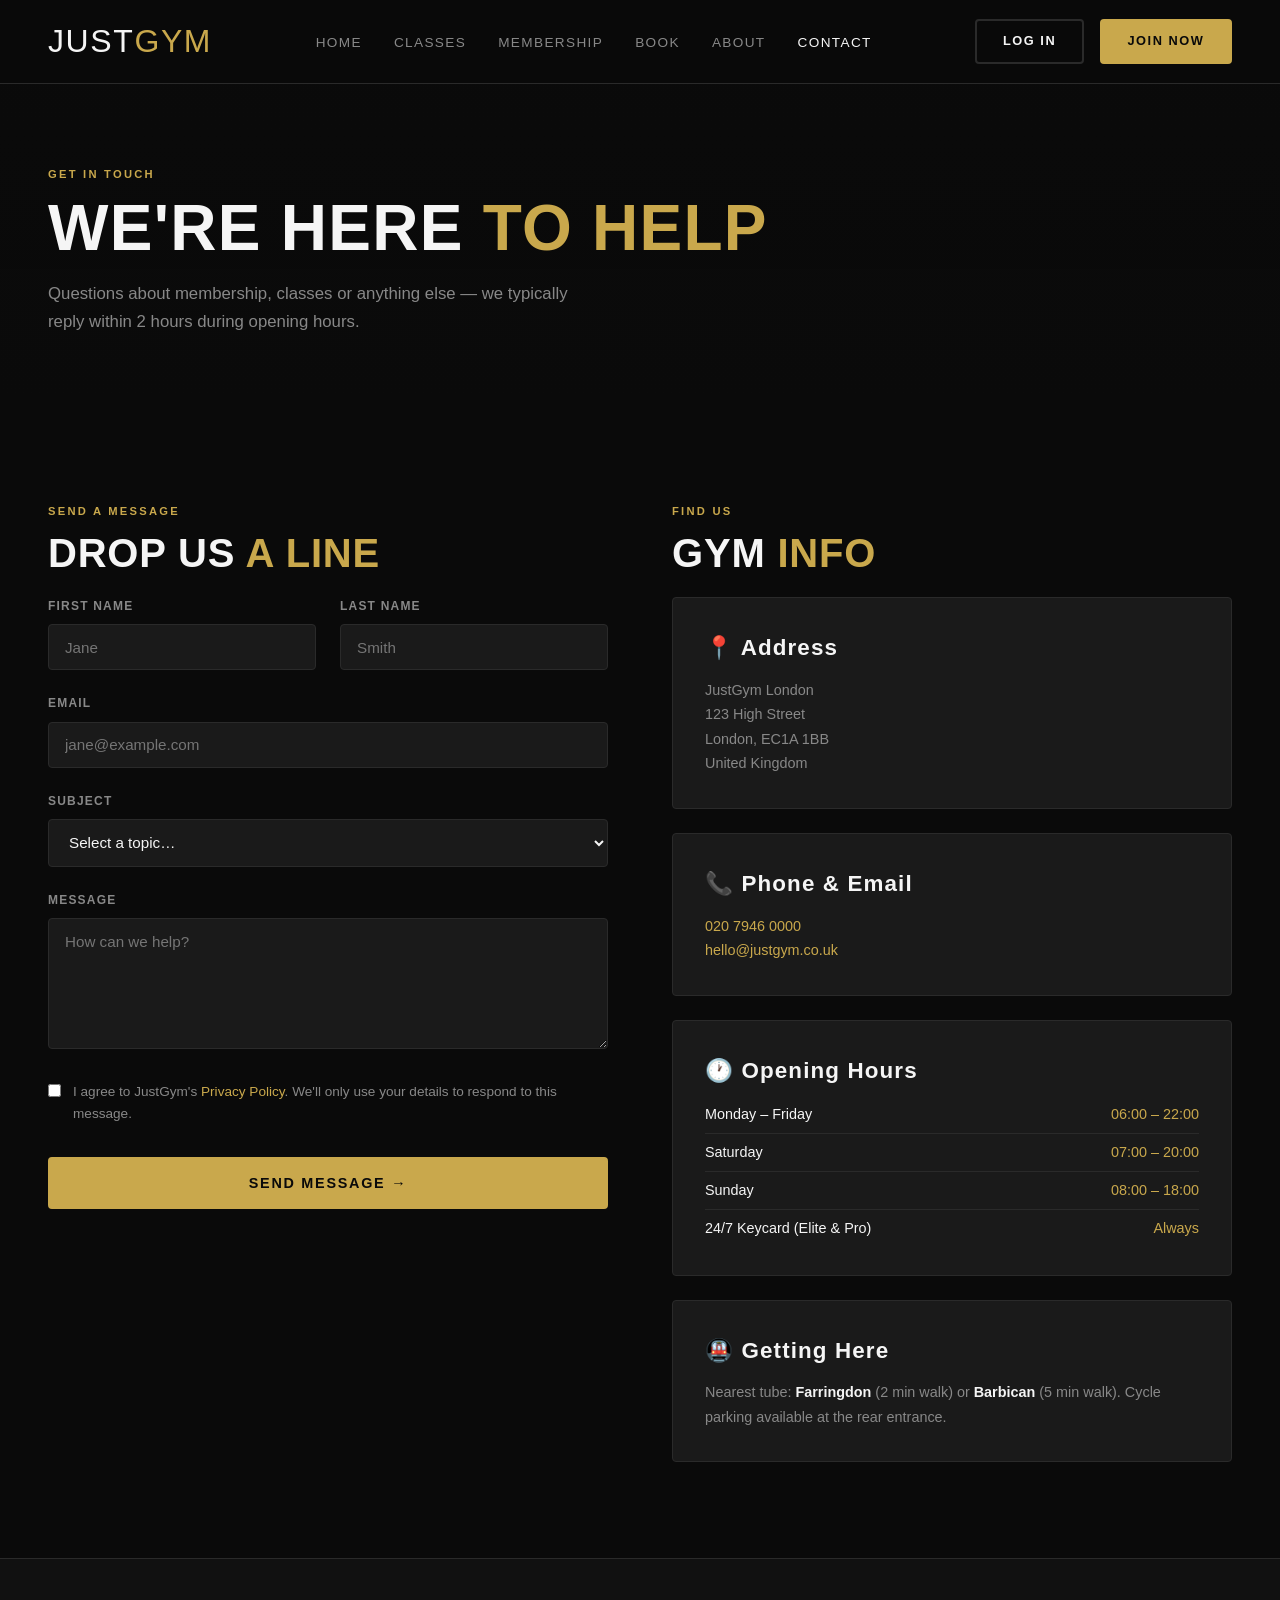
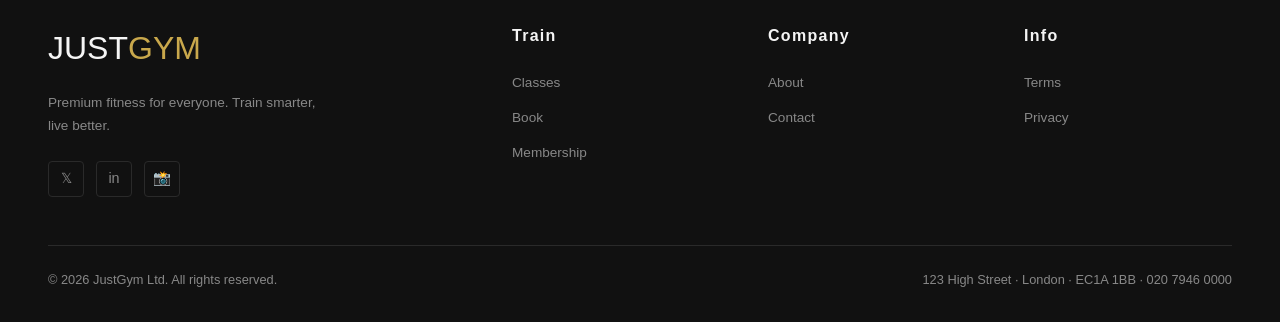
<file: contact.html>
<!DOCTYPE html>
<html lang="en">
<head>
  <meta charset="UTF-8" />
  <meta name="viewport" content="width=device-width, initial-scale=1.0" />
  <title>Contact — JustGym</title>
  <link rel="stylesheet" href="styles.css" />
</head>
<body>

  <nav>
    <a href="index.html" class="nav-logo">JUST<span>GYM</span></a>
    <ul class="nav-links" id="navLinks">
      <li><a href="index.html">Home</a></li>
      <li><a href="classes.html">Classes</a></li>
      <li><a href="membership.html">Membership</a></li>
      <li><a href="booking.html">Book</a></li>
      <li><a href="about.html">About</a></li>
      <li><a href="contact.html" class="active">Contact</a></li>
    </ul>
    <div class="nav-cta">
      <a href="signup.html" class="btn btn-outline">Log In</a>
      <a href="signup.html" class="btn btn-primary">Join Now</a>
    </div>
    <button class="nav-toggle" id="navToggle" aria-label="Menu">
      <span></span><span></span><span></span>
    </button>
  </nav>

  <div class="page-hero">
    <div class="container">
      <span class="section-tag">Get In Touch</span>
      <h2>WE'RE HERE <span>TO HELP</span></h2>
      <p class="section-intro" style="margin-bottom:0;">Questions about membership, classes or anything else — we typically reply within 2 hours during opening hours.</p>
    </div>
  </div>

  <section>
    <div class="container">
      <div class="grid-2" style="gap:4rem; align-items:start;">

        <!-- Form -->
        <div>
          <span class="section-tag">Send a Message</span>
          <h2 style="font-size:2.5rem; margin-bottom:1.5rem;">DROP US <span>A LINE</span></h2>

          <div class="alert alert-success" id="contactSuccess">
            Message received! We'll get back to you within 2 hours.
          </div>

          <form id="contactForm">
            <div class="form-row">
              <div class="form-group">
                <label for="cFirstName">First Name</label>
                <input type="text" id="cFirstName" placeholder="Jane" required />
              </div>
              <div class="form-group">
                <label for="cLastName">Last Name</label>
                <input type="text" id="cLastName" placeholder="Smith" required />
              </div>
            </div>
            <div class="form-group">
              <label for="cEmail">Email</label>
              <input type="email" id="cEmail" placeholder="jane@example.com" required />
            </div>
            <div class="form-group">
              <label for="cSubject">Subject</label>
              <select id="cSubject">
                <option value="">Select a topic…</option>
                <option>Membership enquiry</option>
                <option>Class booking help</option>
                <option>Personal training</option>
                <option>Corporate / group accounts</option>
                <option>Feedback or complaint</option>
                <option>Press &amp; partnerships</option>
                <option>Other</option>
              </select>
            </div>
            <div class="form-group">
              <label for="cMessage">Message</label>
              <textarea id="cMessage" rows="6" placeholder="How can we help?" required></textarea>
            </div>

            <div class="checkbox-group">
              <input type="checkbox" id="cPrivacy" required />
              <label for="cPrivacy">I agree to JustGym's <a href="#">Privacy Policy</a>. We'll only use your details to respond to this message.</label>
            </div>

            <button type="submit" class="btn btn-primary btn-lg" style="width:100%; text-align:center;">Send Message →</button>
          </form>
        </div>

        <!-- Info -->
        <div>
          <span class="section-tag">Find Us</span>
          <h2 style="font-size:2.5rem; margin-bottom:1.5rem;">GYM <span>INFO</span></h2>

          <div class="card" style="margin-bottom:1.5rem;">
            <h3 style="margin-bottom:0.75rem;">📍 Address</h3>
            <p>JustGym London<br />123 High Street<br />London, EC1A 1BB<br />United Kingdom</p>
          </div>

          <div class="card" style="margin-bottom:1.5rem;">
            <h3 style="margin-bottom:0.75rem;">📞 Phone & Email</h3>
            <p><a href="tel:02079460000">020 7946 0000</a><br /><a href="mailto:hello@justgym.co.uk">hello@justgym.co.uk</a></p>
          </div>

          <div class="card" style="margin-bottom:1.5rem;">
            <h3 style="margin-bottom:0.75rem;">🕐 Opening Hours</h3>
            <div style="font-size:0.9rem; line-height:2;">
              <div style="display:flex; justify-content:space-between; border-bottom:1px solid var(--border); padding-bottom:0.25rem; margin-bottom:0.25rem;"><span>Monday – Friday</span><span style="color:var(--gold);">06:00 – 22:00</span></div>
              <div style="display:flex; justify-content:space-between; border-bottom:1px solid var(--border); padding-bottom:0.25rem; margin-bottom:0.25rem;"><span>Saturday</span><span style="color:var(--gold);">07:00 – 20:00</span></div>
              <div style="display:flex; justify-content:space-between; border-bottom:1px solid var(--border); padding-bottom:0.25rem; margin-bottom:0.25rem;"><span>Sunday</span><span style="color:var(--gold);">08:00 – 18:00</span></div>
              <div style="display:flex; justify-content:space-between;"><span>24/7 Keycard (Elite &amp; Pro)</span><span style="color:var(--gold);">Always</span></div>
            </div>
          </div>

          <div class="card">
            <h3 style="margin-bottom:0.75rem;">🚇 Getting Here</h3>
            <p style="font-size:0.9rem; color:var(--grey); line-height:1.7;">Nearest tube: <strong style="color:var(--white);">Farringdon</strong> (2 min walk) or <strong style="color:var(--white);">Barbican</strong> (5 min walk). Cycle parking available at the rear entrance.</p>
          </div>
        </div>

      </div>
    </div>
  </section>

  <footer>
    <div class="footer-grid">
      <div>
        <div class="footer-logo">JUST<span>GYM</span></div>
        <p class="footer-tagline">Premium fitness for everyone. Train smarter, live better.</p>
        <div class="footer-social"><a href="#" class="social-link">𝕏</a><a href="#" class="social-link">in</a><a href="#" class="social-link">📸</a></div>
      </div>
      <div class="footer-col"><h4>Train</h4><ul class="footer-links"><li><a href="classes.html">Classes</a></li><li><a href="booking.html">Book</a></li><li><a href="membership.html">Membership</a></li></ul></div>
      <div class="footer-col"><h4>Company</h4><ul class="footer-links"><li><a href="about.html">About</a></li><li><a href="contact.html">Contact</a></li></ul></div>
      <div class="footer-col"><h4>Info</h4><ul class="footer-links"><li><a href="#">Terms</a></li><li><a href="#">Privacy</a></li></ul></div>
    </div>
    <div class="footer-bottom">
      <p>© 2026 JustGym Ltd. All rights reserved.</p>
      <p>123 High Street · London · EC1A 1BB · 020 7946 0000</p>
    </div>
  </footer>

  <script src="script.js"></script>
</body>
</html>
</file>
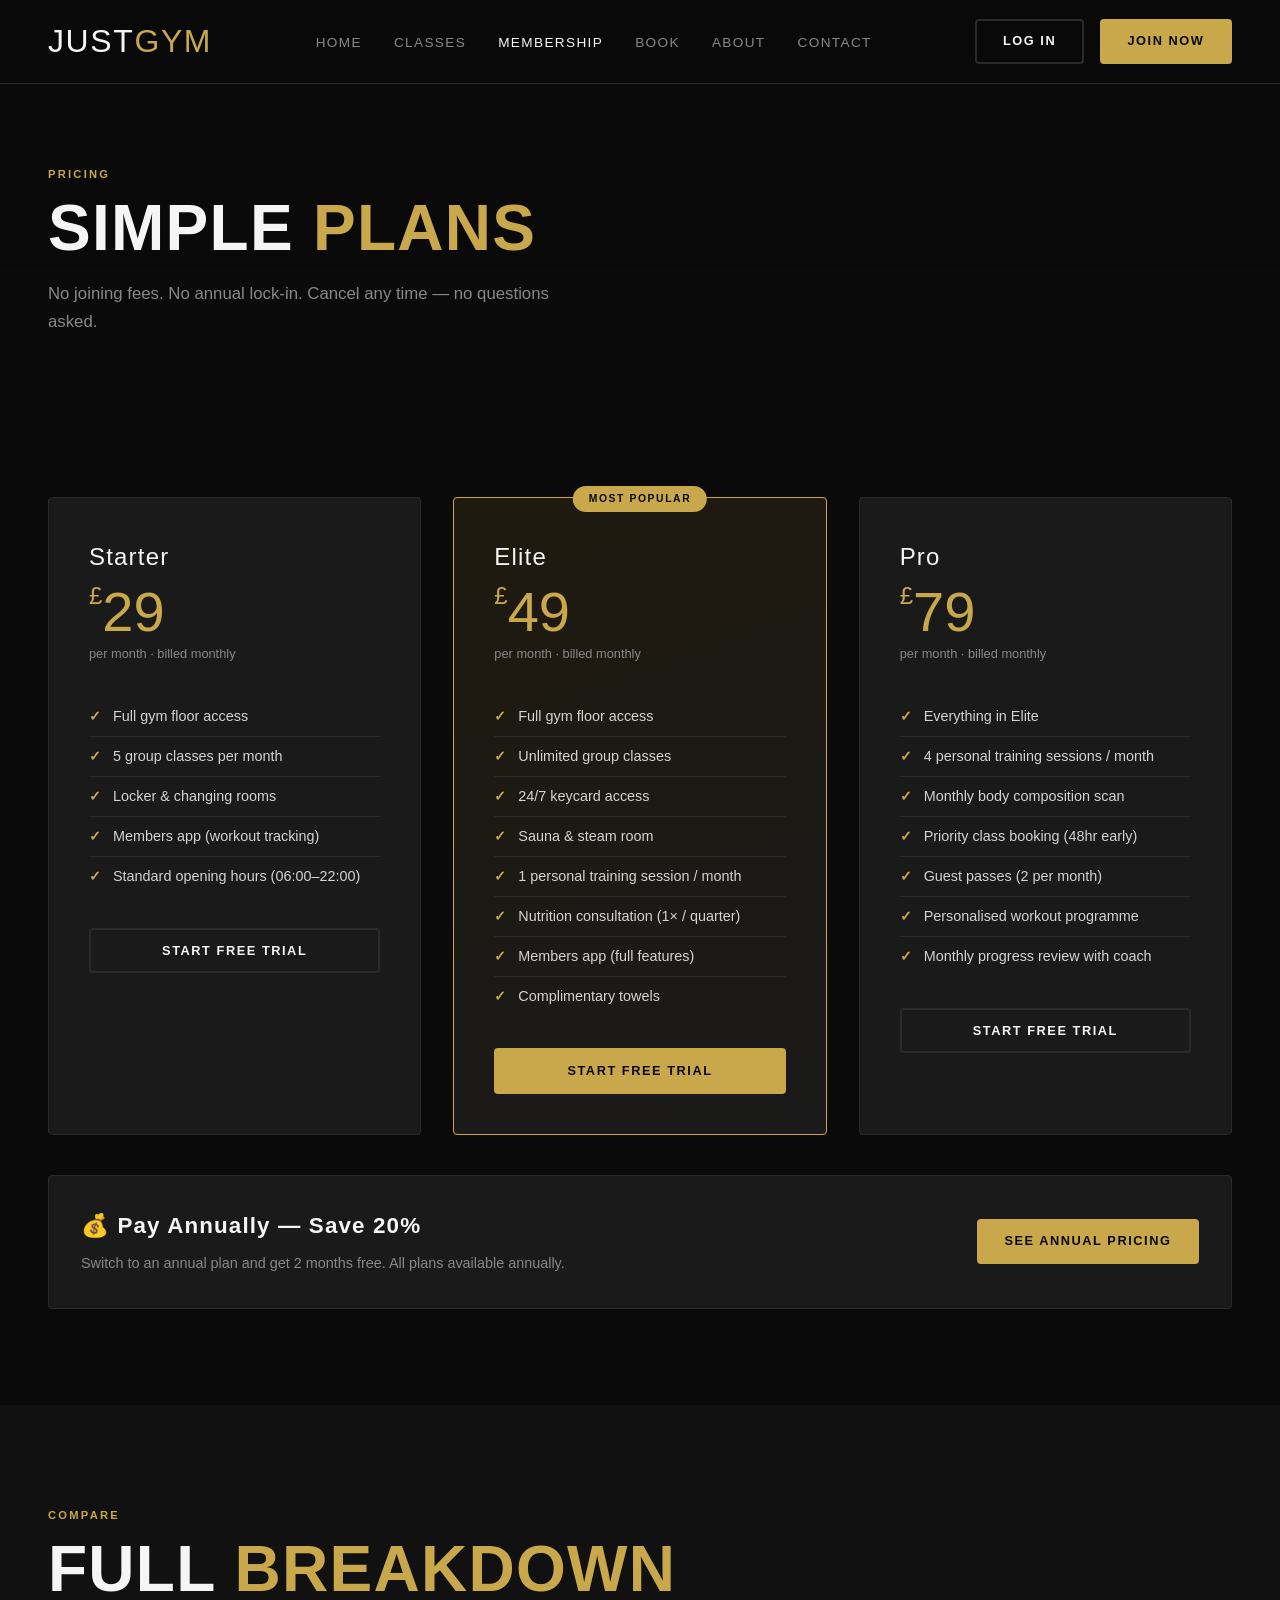
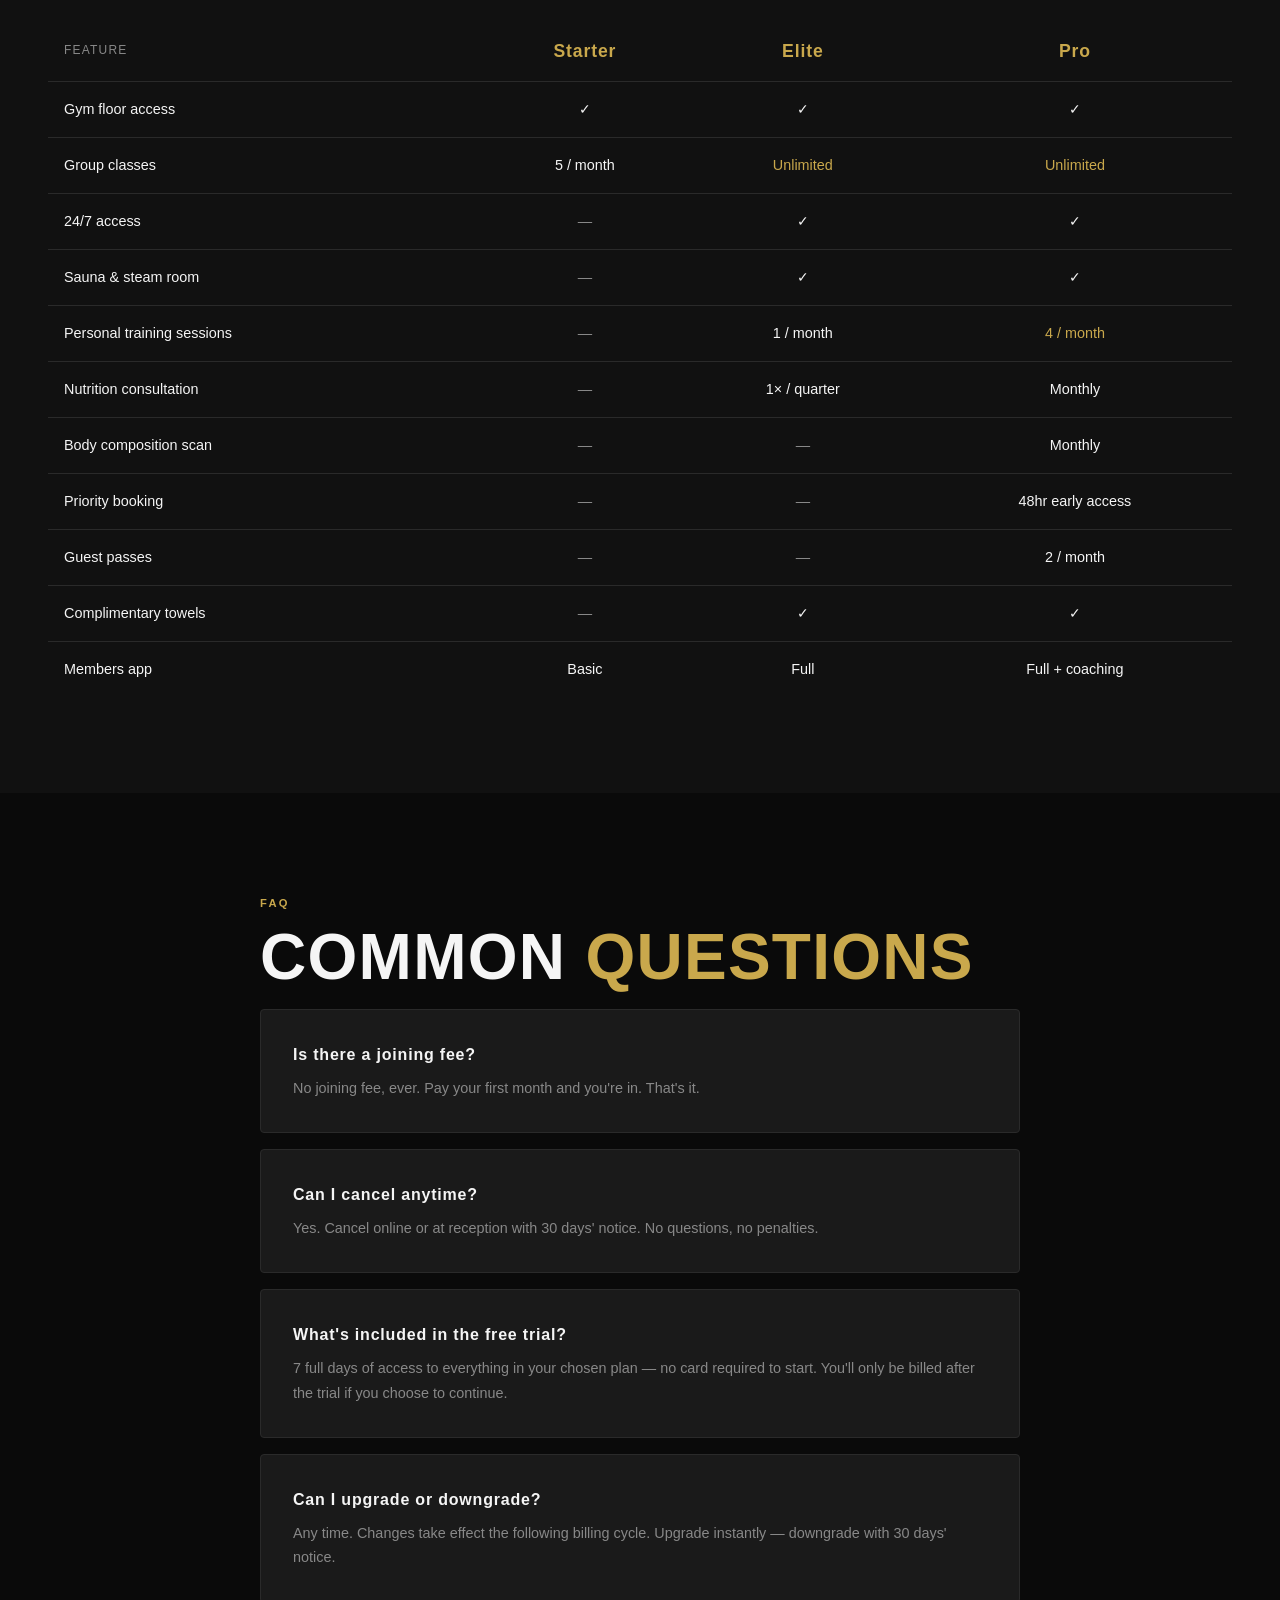
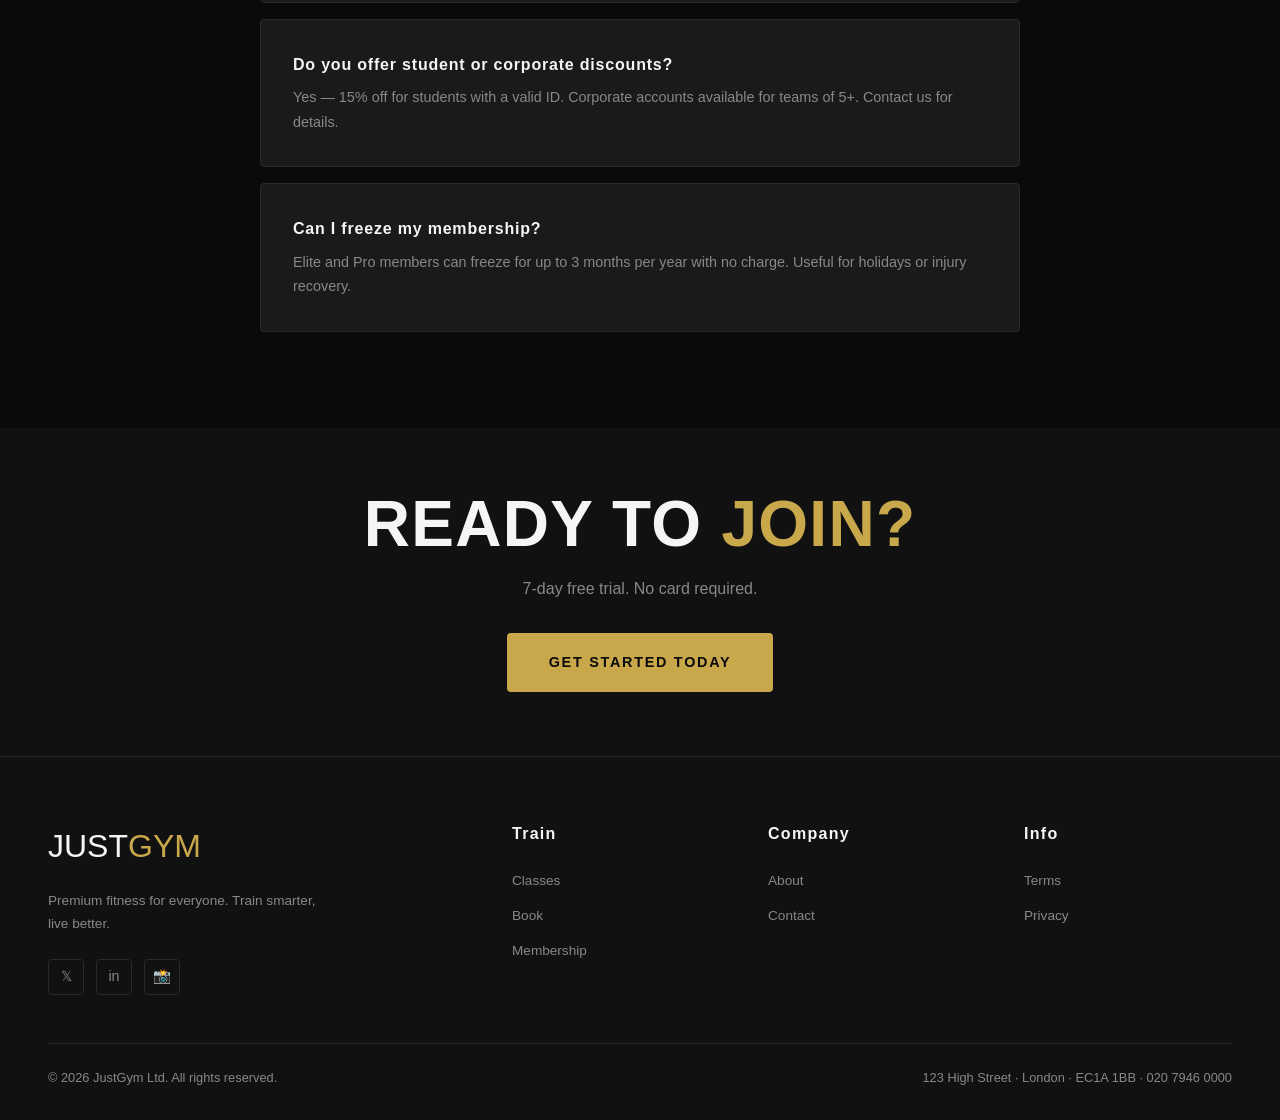
<file: membership.html>
<!DOCTYPE html>
<html lang="en">
<head>
  <meta charset="UTF-8" />
  <meta name="viewport" content="width=device-width, initial-scale=1.0" />
  <title>Membership — JustGym</title>
  <meta name="description" content="JustGym membership plans. Simple, honest pricing. No hidden fees. Cancel anytime." />
  <link rel="stylesheet" href="styles.css" />
</head>
<body>

  <nav>
    <a href="index.html" class="nav-logo">JUST<span>GYM</span></a>
    <ul class="nav-links" id="navLinks">
      <li><a href="index.html">Home</a></li>
      <li><a href="classes.html">Classes</a></li>
      <li><a href="membership.html" class="active">Membership</a></li>
      <li><a href="booking.html">Book</a></li>
      <li><a href="about.html">About</a></li>
      <li><a href="contact.html">Contact</a></li>
    </ul>
    <div class="nav-cta">
      <a href="signup.html" class="btn btn-outline">Log In</a>
      <a href="signup.html" class="btn btn-primary">Join Now</a>
    </div>
    <button class="nav-toggle" id="navToggle" aria-label="Menu">
      <span></span><span></span><span></span>
    </button>
  </nav>

  <div class="page-hero">
    <div class="container">
      <span class="section-tag">Pricing</span>
      <h2>SIMPLE <span>PLANS</span></h2>
      <p class="section-intro" style="margin-bottom:0;">No joining fees. No annual lock-in. Cancel any time — no questions asked.</p>
    </div>
  </div>

  <!-- PLANS -->
  <section>
    <div class="container">
      <div class="grid-3">

        <div class="plan">
          <div class="plan-name">Starter</div>
          <div class="plan-price"><sup>£</sup>29</div>
          <div class="plan-period">per month · billed monthly</div>
          <ul class="plan-features">
            <li>Full gym floor access</li>
            <li>5 group classes per month</li>
            <li>Locker &amp; changing rooms</li>
            <li>Members app (workout tracking)</li>
            <li>Standard opening hours (06:00–22:00)</li>
          </ul>
          <a href="signup.html?plan=starter" class="btn btn-outline" style="width:100%;text-align:center;display:block;">Start Free Trial</a>
        </div>

        <div class="plan featured">
          <div class="plan-badge">Most Popular</div>
          <div class="plan-name">Elite</div>
          <div class="plan-price"><sup>£</sup>49</div>
          <div class="plan-period">per month · billed monthly</div>
          <ul class="plan-features">
            <li>Full gym floor access</li>
            <li>Unlimited group classes</li>
            <li>24/7 keycard access</li>
            <li>Sauna &amp; steam room</li>
            <li>1 personal training session / month</li>
            <li>Nutrition consultation (1× / quarter)</li>
            <li>Members app (full features)</li>
            <li>Complimentary towels</li>
          </ul>
          <a href="signup.html?plan=elite" class="btn btn-primary" style="width:100%;text-align:center;display:block;">Start Free Trial</a>
        </div>

        <div class="plan">
          <div class="plan-name">Pro</div>
          <div class="plan-price"><sup>£</sup>79</div>
          <div class="plan-period">per month · billed monthly</div>
          <ul class="plan-features">
            <li>Everything in Elite</li>
            <li>4 personal training sessions / month</li>
            <li>Monthly body composition scan</li>
            <li>Priority class booking (48hr early)</li>
            <li>Guest passes (2 per month)</li>
            <li>Personalised workout programme</li>
            <li>Monthly progress review with coach</li>
          </ul>
          <a href="signup.html?plan=pro" class="btn btn-outline" style="width:100%;text-align:center;display:block;">Start Free Trial</a>
        </div>

      </div>

      <!-- Annual option -->
      <div class="card" style="margin-top:2.5rem; display:flex; align-items:center; justify-content:space-between; gap:2rem; flex-wrap:wrap;">
        <div>
          <h3 style="margin-bottom:0.5rem;">💰 Pay Annually — Save 20%</h3>
          <p style="margin-bottom:0;">Switch to an annual plan and get 2 months free. All plans available annually.</p>
        </div>
        <a href="signup.html" class="btn btn-primary">See Annual Pricing</a>
      </div>

    </div>
  </section>

  <!-- COMPARISON TABLE -->
  <section class="dark-section">
    <div class="container">
      <span class="section-tag">Compare</span>
      <h2>FULL <span>BREAKDOWN</span></h2>

      <div style="overflow-x:auto;">
        <table style="width:100%; border-collapse:collapse; font-size:0.9rem;">
          <thead>
            <tr>
              <th style="text-align:left; padding:1rem; border-bottom:1px solid var(--border); color:var(--grey); font-weight:500; text-transform:uppercase; letter-spacing:0.1em; font-size:0.75rem;">Feature</th>
              <th style="padding:1rem; border-bottom:1px solid var(--border); color:var(--gold); font-family:var(--font-head); font-size:1.1rem; letter-spacing:0.05em;">Starter</th>
              <th style="padding:1rem; border-bottom:1px solid var(--border); color:var(--gold); font-family:var(--font-head); font-size:1.1rem; letter-spacing:0.05em;">Elite</th>
              <th style="padding:1rem; border-bottom:1px solid var(--border); color:var(--gold); font-family:var(--font-head); font-size:1.1rem; letter-spacing:0.05em;">Pro</th>
            </tr>
          </thead>
          <tbody id="comparisonTable">
            <tr><td style="padding:1rem;border-bottom:1px solid var(--border);">Gym floor access</td><td style="text-align:center;border-bottom:1px solid var(--border);padding:1rem;">✓</td><td style="text-align:center;border-bottom:1px solid var(--border);padding:1rem;">✓</td><td style="text-align:center;border-bottom:1px solid var(--border);padding:1rem;">✓</td></tr>
            <tr><td style="padding:1rem;border-bottom:1px solid var(--border);">Group classes</td><td style="text-align:center;border-bottom:1px solid var(--border);padding:1rem;">5 / month</td><td style="text-align:center;border-bottom:1px solid var(--border);padding:1rem;color:var(--gold);">Unlimited</td><td style="text-align:center;border-bottom:1px solid var(--border);padding:1rem;color:var(--gold);">Unlimited</td></tr>
            <tr><td style="padding:1rem;border-bottom:1px solid var(--border);">24/7 access</td><td style="text-align:center;border-bottom:1px solid var(--border);padding:1rem;color:var(--grey);">—</td><td style="text-align:center;border-bottom:1px solid var(--border);padding:1rem;">✓</td><td style="text-align:center;border-bottom:1px solid var(--border);padding:1rem;">✓</td></tr>
            <tr><td style="padding:1rem;border-bottom:1px solid var(--border);">Sauna &amp; steam room</td><td style="text-align:center;border-bottom:1px solid var(--border);padding:1rem;color:var(--grey);">—</td><td style="text-align:center;border-bottom:1px solid var(--border);padding:1rem;">✓</td><td style="text-align:center;border-bottom:1px solid var(--border);padding:1rem;">✓</td></tr>
            <tr><td style="padding:1rem;border-bottom:1px solid var(--border);">Personal training sessions</td><td style="text-align:center;border-bottom:1px solid var(--border);padding:1rem;color:var(--grey);">—</td><td style="text-align:center;border-bottom:1px solid var(--border);padding:1rem;">1 / month</td><td style="text-align:center;border-bottom:1px solid var(--border);padding:1rem;color:var(--gold);">4 / month</td></tr>
            <tr><td style="padding:1rem;border-bottom:1px solid var(--border);">Nutrition consultation</td><td style="text-align:center;border-bottom:1px solid var(--border);padding:1rem;color:var(--grey);">—</td><td style="text-align:center;border-bottom:1px solid var(--border);padding:1rem;">1× / quarter</td><td style="text-align:center;border-bottom:1px solid var(--border);padding:1rem;">Monthly</td></tr>
            <tr><td style="padding:1rem;border-bottom:1px solid var(--border);">Body composition scan</td><td style="text-align:center;border-bottom:1px solid var(--border);padding:1rem;color:var(--grey);">—</td><td style="text-align:center;border-bottom:1px solid var(--border);padding:1rem;color:var(--grey);">—</td><td style="text-align:center;border-bottom:1px solid var(--border);padding:1rem;">Monthly</td></tr>
            <tr><td style="padding:1rem;border-bottom:1px solid var(--border);">Priority booking</td><td style="text-align:center;border-bottom:1px solid var(--border);padding:1rem;color:var(--grey);">—</td><td style="text-align:center;border-bottom:1px solid var(--border);padding:1rem;color:var(--grey);">—</td><td style="text-align:center;border-bottom:1px solid var(--border);padding:1rem;">48hr early access</td></tr>
            <tr><td style="padding:1rem;border-bottom:1px solid var(--border);">Guest passes</td><td style="text-align:center;border-bottom:1px solid var(--border);padding:1rem;color:var(--grey);">—</td><td style="text-align:center;border-bottom:1px solid var(--border);padding:1rem;color:var(--grey);">—</td><td style="text-align:center;border-bottom:1px solid var(--border);padding:1rem;">2 / month</td></tr>
            <tr><td style="padding:1rem;border-bottom:1px solid var(--border);">Complimentary towels</td><td style="text-align:center;border-bottom:1px solid var(--border);padding:1rem;color:var(--grey);">—</td><td style="text-align:center;border-bottom:1px solid var(--border);padding:1rem;">✓</td><td style="text-align:center;border-bottom:1px solid var(--border);padding:1rem;">✓</td></tr>
            <tr><td style="padding:1rem;">Members app</td><td style="text-align:center;padding:1rem;">Basic</td><td style="text-align:center;padding:1rem;">Full</td><td style="text-align:center;padding:1rem;">Full + coaching</td></tr>
          </tbody>
        </table>
      </div>
    </div>
  </section>

  <!-- FAQ -->
  <section>
    <div class="container" style="max-width:760px;">
      <span class="section-tag">FAQ</span>
      <h2>COMMON <span>QUESTIONS</span></h2>

      <div class="card" style="margin-bottom:1rem;">
        <h3 style="margin-bottom:0.5rem; font-size:1rem; font-family:var(--font-body); font-weight:600;">Is there a joining fee?</h3>
        <p>No joining fee, ever. Pay your first month and you're in. That's it.</p>
      </div>
      <div class="card" style="margin-bottom:1rem;">
        <h3 style="margin-bottom:0.5rem; font-size:1rem; font-family:var(--font-body); font-weight:600;">Can I cancel anytime?</h3>
        <p>Yes. Cancel online or at reception with 30 days' notice. No questions, no penalties.</p>
      </div>
      <div class="card" style="margin-bottom:1rem;">
        <h3 style="margin-bottom:0.5rem; font-size:1rem; font-family:var(--font-body); font-weight:600;">What's included in the free trial?</h3>
        <p>7 full days of access to everything in your chosen plan — no card required to start. You'll only be billed after the trial if you choose to continue.</p>
      </div>
      <div class="card" style="margin-bottom:1rem;">
        <h3 style="margin-bottom:0.5rem; font-size:1rem; font-family:var(--font-body); font-weight:600;">Can I upgrade or downgrade?</h3>
        <p>Any time. Changes take effect the following billing cycle. Upgrade instantly — downgrade with 30 days' notice.</p>
      </div>
      <div class="card" style="margin-bottom:1rem;">
        <h3 style="margin-bottom:0.5rem; font-size:1rem; font-family:var(--font-body); font-weight:600;">Do you offer student or corporate discounts?</h3>
        <p>Yes — 15% off for students with a valid ID. Corporate accounts available for teams of 5+. Contact us for details.</p>
      </div>
      <div class="card">
        <h3 style="margin-bottom:0.5rem; font-size:1rem; font-family:var(--font-body); font-weight:600;">Can I freeze my membership?</h3>
        <p>Elite and Pro members can freeze for up to 3 months per year with no charge. Useful for holidays or injury recovery.</p>
      </div>
    </div>
  </section>

  <section class="dark-section" style="padding:4rem 3rem; text-align:center;">
    <div class="container">
      <h2>READY TO <span>JOIN?</span></h2>
      <p style="color:var(--grey); margin-bottom:2rem;">7-day free trial. No card required.</p>
      <a href="signup.html" class="btn btn-primary btn-lg">Get Started Today</a>
    </div>
  </section>

  <footer>
    <div class="footer-grid">
      <div>
        <div class="footer-logo">JUST<span>GYM</span></div>
        <p class="footer-tagline">Premium fitness for everyone. Train smarter, live better.</p>
        <div class="footer-social"><a href="#" class="social-link">𝕏</a><a href="#" class="social-link">in</a><a href="#" class="social-link">📸</a></div>
      </div>
      <div class="footer-col"><h4>Train</h4><ul class="footer-links"><li><a href="classes.html">Classes</a></li><li><a href="booking.html">Book</a></li><li><a href="membership.html">Membership</a></li></ul></div>
      <div class="footer-col"><h4>Company</h4><ul class="footer-links"><li><a href="about.html">About</a></li><li><a href="contact.html">Contact</a></li></ul></div>
      <div class="footer-col"><h4>Info</h4><ul class="footer-links"><li><a href="#">Terms</a></li><li><a href="#">Privacy</a></li></ul></div>
    </div>
    <div class="footer-bottom">
      <p>© 2026 JustGym Ltd. All rights reserved.</p>
      <p>123 High Street · London · EC1A 1BB · 020 7946 0000</p>
    </div>
  </footer>

  <script src="script.js"></script>
</body>
</html>
</file>
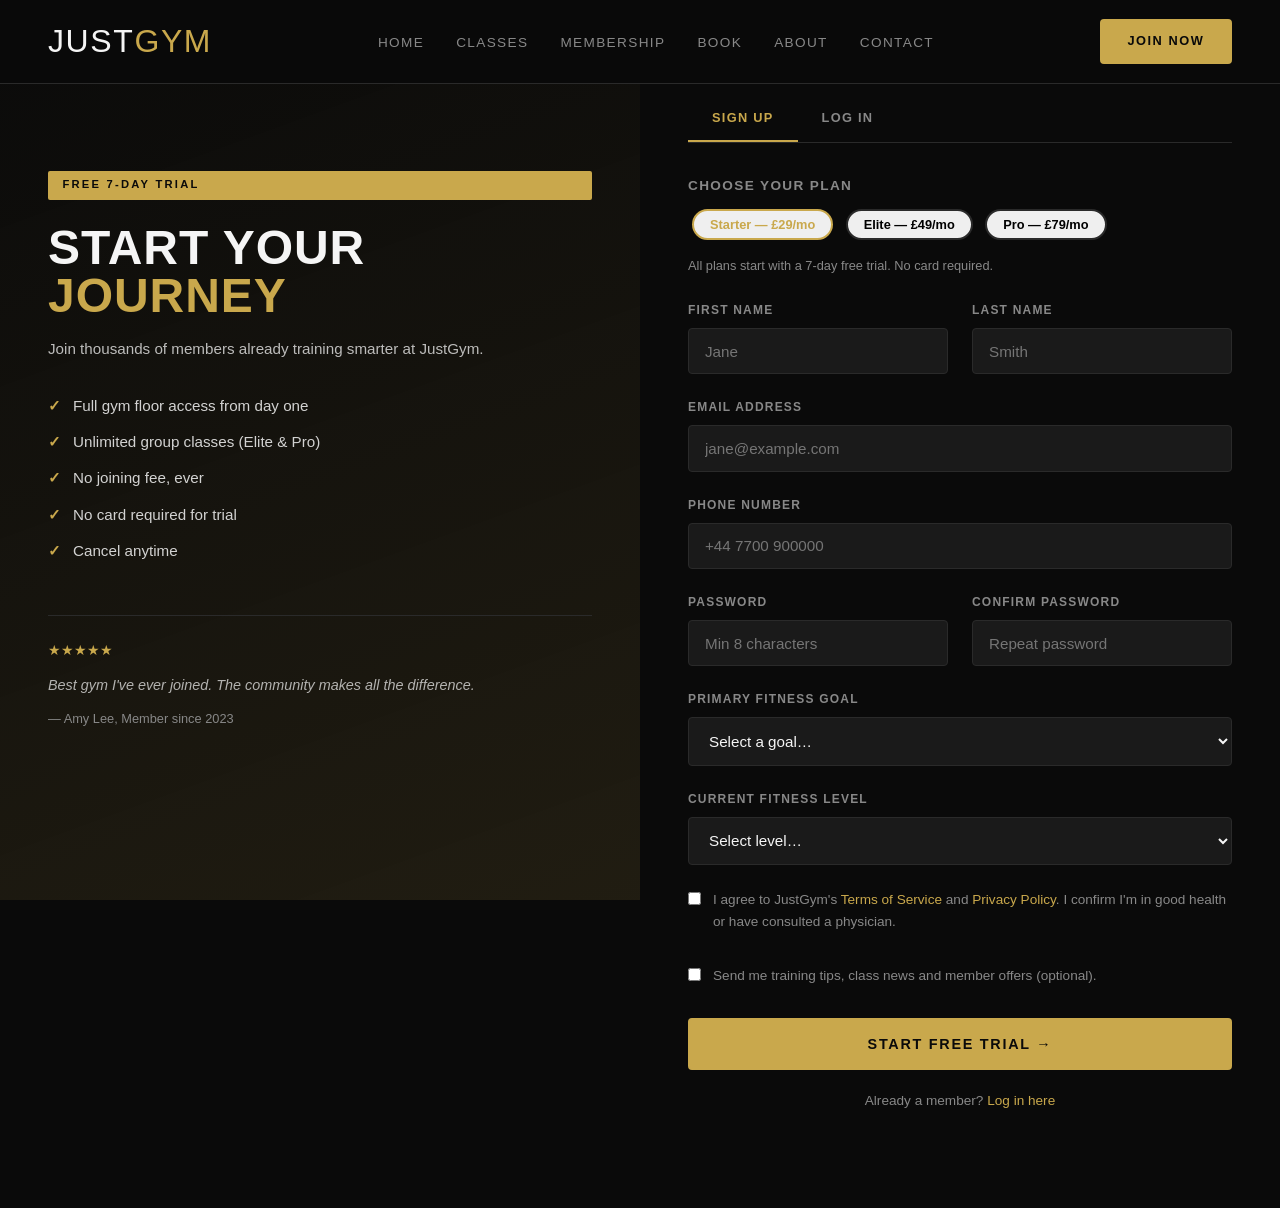
<file: signup.html>
<!DOCTYPE html>
<html lang="en">
<head>
  <meta charset="UTF-8" />
  <meta name="viewport" content="width=device-width, initial-scale=1.0" />
  <title>Join JustGym — Start Your Free Trial</title>
  <meta name="description" content="Sign up for JustGym. 7-day free trial. No card required. Cancel anytime." />
  <link rel="stylesheet" href="styles.css" />
  <style>
    .signup-layout {
      display: grid;
      grid-template-columns: 1fr 1fr;
      min-height: 100vh;
    }
    .signup-left {
      background:
        linear-gradient(160deg, rgba(10,10,10,0.85) 0%, rgba(201,168,76,0.12) 100%),
        url('https://images.unsplash.com/photo-1517836357463-d25dfeac3438?w=900&q=80') center/cover no-repeat;
      padding: 4rem 3rem;
      display: flex;
      flex-direction: column;
      justify-content: center;
      position: sticky;
      top: 0;
      height: 100vh;
    }
    .signup-right {
      padding: 6rem 3rem;
      overflow-y: auto;
    }
    .plan-pill {
      display: inline-block;
      padding: 0.4rem 1rem;
      border: 2px solid var(--border);
      border-radius: 30px;
      font-size: 0.8rem;
      font-weight: 600;
      cursor: pointer;
      transition: all var(--transition);
      margin: 0 0.25rem 0.5rem;
    }
    .plan-pill:hover, .plan-pill.selected {
      border-color: var(--gold);
      color: var(--gold);
    }
    .signup-perks li {
      display: flex;
      align-items: center;
      gap: 0.75rem;
      margin-bottom: 0.75rem;
      font-size: 0.95rem;
      color: rgba(245,245,245,0.85);
    }
    .signup-perks li::before {
      content: '✓';
      color: var(--gold);
      font-weight: 700;
    }
    @media (max-width: 768px) {
      .signup-layout { grid-template-columns: 1fr; }
      .signup-left { display: none; }
      .signup-right { padding: 5rem 1.5rem 3rem; }
    }
  </style>
</head>
<body>

  <nav>
    <a href="index.html" class="nav-logo">JUST<span>GYM</span></a>
    <ul class="nav-links" id="navLinks">
      <li><a href="index.html">Home</a></li>
      <li><a href="classes.html">Classes</a></li>
      <li><a href="membership.html">Membership</a></li>
      <li><a href="booking.html">Book</a></li>
      <li><a href="about.html">About</a></li>
      <li><a href="contact.html">Contact</a></li>
    </ul>
    <div class="nav-cta">
      <a href="signup.html" class="btn btn-primary">Join Now</a>
    </div>
    <button class="nav-toggle" id="navToggle" aria-label="Menu">
      <span></span><span></span><span></span>
    </button>
  </nav>

  <div class="signup-layout">

    <!-- Left panel -->
    <div class="signup-left">
      <span class="hero-tag">Free 7-Day Trial</span>
      <h2 style="font-size:3rem; margin-bottom:1rem;">START YOUR<br /><span>JOURNEY</span></h2>
      <p style="color:rgba(245,245,245,0.75); margin-bottom:2rem; font-size:0.95rem; line-height:1.7;">Join thousands of members already training smarter at JustGym.</p>
      <ul class="signup-perks" style="list-style:none;">
        <li>Full gym floor access from day one</li>
        <li>Unlimited group classes (Elite & Pro)</li>
        <li>No joining fee, ever</li>
        <li>No card required for trial</li>
        <li>Cancel anytime</li>
      </ul>
      <div style="margin-top:2.5rem; border-top:1px solid var(--border); padding-top:1.5rem;">
        <div class="stars">★★★★★</div>
        <p style="font-style:italic; color:rgba(245,245,245,0.7); font-size:0.9rem; margin-bottom:0.75rem;">Best gym I've ever joined. The community makes all the difference.</p>
        <div style="font-size:0.8rem; color:var(--grey);">— Amy Lee, Member since 2023</div>
      </div>
    </div>

    <!-- Right panel -->
    <div class="signup-right">

      <!-- Tab: Sign Up / Log In -->
      <div class="tabs" style="margin-bottom:2rem;">
        <button class="tab-btn active" id="tabSignup">Sign Up</button>
        <button class="tab-btn" id="tabLogin">Log In</button>
      </div>

      <!-- SIGN UP FORM -->
      <div id="signupPanel">
        <div class="alert alert-success" id="signupSuccess">
          🎉 Welcome to JustGym! Your 7-day trial has started. Check your inbox for your welcome pack.
        </div>

        <div style="margin-bottom:1.5rem;">
          <p style="color:var(--grey); font-size:0.85rem; margin-bottom:0.75rem; font-weight:600; text-transform:uppercase; letter-spacing:0.1em;">Choose your plan</p>
          <div>
            <button class="plan-pill selected" data-plan="starter">Starter — £29/mo</button>
            <button class="plan-pill" data-plan="elite">Elite — £49/mo</button>
            <button class="plan-pill" data-plan="pro">Pro — £79/mo</button>
          </div>
          <p class="form-note">All plans start with a 7-day free trial. No card required.</p>
        </div>

        <form id="signupForm">
          <div class="form-row">
            <div class="form-group">
              <label for="sFirstName">First Name</label>
              <input type="text" id="sFirstName" placeholder="Jane" required />
            </div>
            <div class="form-group">
              <label for="sLastName">Last Name</label>
              <input type="text" id="sLastName" placeholder="Smith" required />
            </div>
          </div>
          <div class="form-group">
            <label for="sEmail">Email Address</label>
            <input type="email" id="sEmail" placeholder="jane@example.com" required />
          </div>
          <div class="form-group">
            <label for="sPhone">Phone Number</label>
            <input type="tel" id="sPhone" placeholder="+44 7700 900000" required />
          </div>
          <div class="form-row">
            <div class="form-group">
              <label for="sPassword">Password</label>
              <input type="password" id="sPassword" placeholder="Min 8 characters" required minlength="8" />
            </div>
            <div class="form-group">
              <label for="sPasswordConfirm">Confirm Password</label>
              <input type="password" id="sPasswordConfirm" placeholder="Repeat password" required />
            </div>
          </div>
          <div class="form-group">
            <label for="sGoal">Primary Fitness Goal</label>
            <select id="sGoal">
              <option value="">Select a goal…</option>
              <option>Lose weight</option>
              <option>Build muscle</option>
              <option>Improve fitness</option>
              <option>Reduce stress</option>
              <option>Train for an event</option>
              <option>General health</option>
            </select>
          </div>
          <div class="form-group">
            <label for="sLevel">Current Fitness Level</label>
            <select id="sLevel">
              <option value="">Select level…</option>
              <option>Beginner — just starting out</option>
              <option>Intermediate — train occasionally</option>
              <option>Advanced — train regularly</option>
              <option>Athlete — competitive training</option>
            </select>
          </div>

          <div class="checkbox-group">
            <input type="checkbox" id="sTerms" required />
            <label for="sTerms">I agree to JustGym's <a href="#">Terms of Service</a> and <a href="#">Privacy Policy</a>. I confirm I'm in good health or have consulted a physician.</label>
          </div>
          <div class="checkbox-group">
            <input type="checkbox" id="sMarketing" />
            <label for="sMarketing">Send me training tips, class news and member offers (optional).</label>
          </div>

          <div class="alert alert-error" id="signupError"></div>

          <button type="submit" class="btn btn-primary btn-lg" style="width:100%; text-align:center;">Start Free Trial →</button>

          <p style="text-align:center; margin-top:1.25rem; font-size:0.85rem; color:var(--grey);">Already a member? <a href="#" id="switchToLogin">Log in here</a></p>
        </form>
      </div>

      <!-- LOGIN FORM -->
      <div id="loginPanel" style="display:none;">
        <div class="alert alert-success" id="loginSuccess">
          Welcome back! Redirecting you to your dashboard…
        </div>

        <form id="loginForm">
          <div class="form-group">
            <label for="lEmail">Email Address</label>
            <input type="email" id="lEmail" placeholder="jane@example.com" required />
          </div>
          <div class="form-group">
            <label for="lPassword">Password</label>
            <input type="password" id="lPassword" placeholder="Your password" required />
          </div>

          <div style="display:flex; justify-content:flex-end; margin-bottom:1.5rem;">
            <a href="#" style="font-size:0.85rem;">Forgot password?</a>
          </div>

          <div class="alert alert-error" id="loginError"></div>

          <button type="submit" class="btn btn-primary btn-lg" style="width:100%; text-align:center;">Log In →</button>

          <p style="text-align:center; margin-top:1.25rem; font-size:0.85rem; color:var(--grey);">New here? <a href="#" id="switchToSignup">Start your free trial</a></p>
        </form>
      </div>

    </div>
  </div>

  <script src="script.js"></script>
</body>
</html>
</file>
<file: styles.css>
/* =========================================
   JustGym — Global Styles
   ========================================= */

:root {
  --black: #0a0a0a;
  --dark: #111111;
  --card: #1a1a1a;
  --border: #2a2a2a;
  --gold: #c9a84c;
  --gold-light: #e8c876;
  --white: #f5f5f5;
  --grey: #888888;
  --font-head: 'Bebas Neue', 'Arial Black', sans-serif;
  --font-body: 'Inter', 'Helvetica Neue', sans-serif;
  --radius: 4px;
  --transition: 0.25s ease;
}

@import url('https://fonts.googleapis.com/css2?family=Bebas+Neue&family=Inter:wght@300;400;500;600;700&display=swap');

*, *::before, *::after { box-sizing: border-box; margin: 0; padding: 0; }

html { scroll-behavior: smooth; }

body {
  background: var(--black);
  color: var(--white);
  font-family: var(--font-body);
  font-size: 16px;
  line-height: 1.6;
  min-height: 100vh;
}

a { color: var(--gold); text-decoration: none; transition: color var(--transition); }
a:hover { color: var(--gold-light); }

img { max-width: 100%; display: block; }

/* =========================================
   NAV
   ========================================= */
nav {
  position: fixed;
  top: 0; left: 0; right: 0;
  z-index: 1000;
  display: flex;
  align-items: center;
  justify-content: space-between;
  padding: 1rem 3rem;
  background: rgba(10,10,10,0.95);
  backdrop-filter: blur(10px);
  border-bottom: 1px solid var(--border);
}

.nav-logo {
  font-family: var(--font-head);
  font-size: 2rem;
  letter-spacing: 0.05em;
  color: var(--white);
}

.nav-logo span { color: var(--gold); }

.nav-links {
  display: flex;
  gap: 2rem;
  list-style: none;
}

.nav-links a {
  color: var(--grey);
  font-size: 0.85rem;
  font-weight: 500;
  letter-spacing: 0.1em;
  text-transform: uppercase;
  transition: color var(--transition);
}

.nav-links a:hover,
.nav-links a.active { color: var(--white); }

.nav-cta {
  display: flex;
  gap: 1rem;
}

.btn {
  display: inline-block;
  padding: 0.65rem 1.6rem;
  font-family: var(--font-body);
  font-size: 0.8rem;
  font-weight: 600;
  letter-spacing: 0.12em;
  text-transform: uppercase;
  border-radius: var(--radius);
  cursor: pointer;
  transition: all var(--transition);
  border: 2px solid transparent;
}

.btn-primary {
  background: var(--gold);
  color: var(--black);
  border-color: var(--gold);
}
.btn-primary:hover {
  background: var(--gold-light);
  border-color: var(--gold-light);
  color: var(--black);
}

.btn-outline {
  background: transparent;
  color: var(--white);
  border-color: var(--border);
}
.btn-outline:hover {
  border-color: var(--gold);
  color: var(--gold);
}

.btn-lg {
  padding: 1rem 2.5rem;
  font-size: 0.9rem;
}

.nav-toggle {
  display: none;
  flex-direction: column;
  gap: 5px;
  cursor: pointer;
  background: none;
  border: none;
}
.nav-toggle span {
  display: block;
  width: 24px;
  height: 2px;
  background: var(--white);
  transition: all var(--transition);
}

/* =========================================
   HERO
   ========================================= */
.hero {
  min-height: 100vh;
  display: flex;
  align-items: center;
  position: relative;
  overflow: hidden;
  padding: 8rem 3rem 4rem;
}

.hero-bg {
  position: absolute;
  inset: 0;
  background:
    linear-gradient(135deg, rgba(10,10,10,0.92) 0%, rgba(10,10,10,0.6) 60%, rgba(201,168,76,0.08) 100%),
    url('https://images.unsplash.com/photo-1534438327276-14e5300c3a48?w=1600&q=80') center/cover no-repeat;
  z-index: 0;
}

.hero-content {
  position: relative;
  z-index: 1;
  max-width: 680px;
}

.hero-tag {
  display: inline-block;
  background: var(--gold);
  color: var(--black);
  font-size: 0.7rem;
  font-weight: 700;
  letter-spacing: 0.2em;
  text-transform: uppercase;
  padding: 0.35rem 0.9rem;
  border-radius: 2px;
  margin-bottom: 1.5rem;
}

.hero h1 {
  font-family: var(--font-head);
  font-size: clamp(3.5rem, 8vw, 7rem);
  line-height: 0.95;
  letter-spacing: 0.02em;
  margin-bottom: 1.5rem;
}

.hero h1 em {
  font-style: normal;
  color: var(--gold);
}

.hero p {
  font-size: 1.1rem;
  color: rgba(245,245,245,0.75);
  max-width: 480px;
  margin-bottom: 2.5rem;
  font-weight: 300;
}

.hero-actions {
  display: flex;
  gap: 1rem;
  flex-wrap: wrap;
}

.hero-stats {
  position: absolute;
  bottom: 3rem;
  right: 3rem;
  z-index: 1;
  display: flex;
  gap: 3rem;
}

.stat {
  text-align: center;
}
.stat-number {
  font-family: var(--font-head);
  font-size: 2.5rem;
  color: var(--gold);
  line-height: 1;
}
.stat-label {
  font-size: 0.7rem;
  color: var(--grey);
  letter-spacing: 0.12em;
  text-transform: uppercase;
  margin-top: 0.25rem;
}

/* =========================================
   SECTIONS
   ========================================= */
section { padding: 6rem 3rem; }

.section-tag {
  display: inline-block;
  color: var(--gold);
  font-size: 0.7rem;
  font-weight: 700;
  letter-spacing: 0.2em;
  text-transform: uppercase;
  margin-bottom: 0.75rem;
}

h2 {
  font-family: var(--font-head);
  font-size: clamp(2.5rem, 5vw, 4.5rem);
  line-height: 1;
  letter-spacing: 0.02em;
  margin-bottom: 1.25rem;
}

h2 span { color: var(--gold); }

.section-intro {
  font-size: 1.05rem;
  color: var(--grey);
  max-width: 540px;
  margin-bottom: 3.5rem;
  font-weight: 300;
  line-height: 1.7;
}

.grid-2 { display: grid; grid-template-columns: 1fr 1fr; gap: 2rem; }
.grid-3 { display: grid; grid-template-columns: repeat(3, 1fr); gap: 2rem; }
.grid-4 { display: grid; grid-template-columns: repeat(4, 1fr); gap: 1.5rem; }

/* =========================================
   CARDS
   ========================================= */
.card {
  background: var(--card);
  border: 1px solid var(--border);
  border-radius: var(--radius);
  padding: 2rem;
  transition: border-color var(--transition);
}
.card:hover { border-color: var(--gold); }

.card-icon {
  font-size: 2rem;
  margin-bottom: 1rem;
}

.card h3 {
  font-family: var(--font-head);
  font-size: 1.4rem;
  letter-spacing: 0.05em;
  margin-bottom: 0.5rem;
}

.card p {
  font-size: 0.9rem;
  color: var(--grey);
  line-height: 1.7;
}

/* =========================================
   MEMBERSHIP PLANS
   ========================================= */
.plan {
  background: var(--card);
  border: 1px solid var(--border);
  border-radius: var(--radius);
  padding: 2.5rem;
  position: relative;
  transition: all var(--transition);
}
.plan:hover { border-color: var(--gold); transform: translateY(-4px); }

.plan.featured {
  border-color: var(--gold);
  background: linear-gradient(160deg, #1f1a0f 0%, var(--card) 100%);
}

.plan-badge {
  position: absolute;
  top: -12px;
  left: 50%;
  transform: translateX(-50%);
  background: var(--gold);
  color: var(--black);
  font-size: 0.65rem;
  font-weight: 700;
  letter-spacing: 0.15em;
  text-transform: uppercase;
  padding: 0.3rem 1rem;
  border-radius: 20px;
}

.plan-name {
  font-family: var(--font-head);
  font-size: 1.5rem;
  letter-spacing: 0.05em;
  margin-bottom: 0.5rem;
}

.plan-price {
  font-family: var(--font-head);
  font-size: 3.5rem;
  color: var(--gold);
  line-height: 1;
  margin-bottom: 0.25rem;
}

.plan-price sup {
  font-size: 1.5rem;
  vertical-align: top;
  margin-top: 0.5rem;
}

.plan-period {
  font-size: 0.8rem;
  color: var(--grey);
  margin-bottom: 2rem;
}

.plan-features {
  list-style: none;
  margin-bottom: 2rem;
}

.plan-features li {
  display: flex;
  align-items: center;
  gap: 0.75rem;
  font-size: 0.9rem;
  color: rgba(245,245,245,0.85);
  padding: 0.5rem 0;
  border-bottom: 1px solid var(--border);
}
.plan-features li:last-child { border-bottom: none; }

.plan-features li::before {
  content: '✓';
  color: var(--gold);
  font-weight: 700;
  flex-shrink: 0;
}

/* =========================================
   CLASSES SCHEDULE
   ========================================= */
.class-card {
  display: flex;
  align-items: center;
  gap: 1.5rem;
  background: var(--card);
  border: 1px solid var(--border);
  border-radius: var(--radius);
  padding: 1.25rem 1.5rem;
  margin-bottom: 0.75rem;
  transition: all var(--transition);
  cursor: pointer;
}
.class-card:hover { border-color: var(--gold); transform: translateX(4px); }

.class-time {
  min-width: 80px;
  font-family: var(--font-head);
  font-size: 1.2rem;
  color: var(--gold);
  line-height: 1;
}

.class-time small {
  display: block;
  font-family: var(--font-body);
  font-size: 0.65rem;
  color: var(--grey);
  letter-spacing: 0.1em;
  margin-top: 2px;
}

.class-info { flex: 1; }
.class-name {
  font-weight: 600;
  font-size: 0.95rem;
  margin-bottom: 0.2rem;
}
.class-trainer {
  font-size: 0.8rem;
  color: var(--grey);
}

.class-spots {
  text-align: right;
}
.spots-num {
  font-family: var(--font-head);
  font-size: 1.2rem;
  color: var(--white);
}
.spots-label {
  font-size: 0.65rem;
  color: var(--grey);
  letter-spacing: 0.08em;
}

.class-tag {
  display: inline-block;
  padding: 0.2rem 0.6rem;
  border-radius: 2px;
  font-size: 0.65rem;
  font-weight: 700;
  letter-spacing: 0.1em;
  text-transform: uppercase;
}
.tag-hiit { background: rgba(201,168,76,0.15); color: var(--gold); }
.tag-yoga { background: rgba(100,180,150,0.15); color: #64b496; }
.tag-strength { background: rgba(220,100,100,0.15); color: #dc6464; }
.tag-cardio { background: rgba(100,150,220,0.15); color: #6496dc; }
.tag-pilates { background: rgba(200,100,200,0.15); color: #c864c8; }
.tag-spin { background: rgba(255,160,50,0.15); color: #ffa032; }

/* =========================================
   FORMS
   ========================================= */
.form-section {
  max-width: 640px;
  margin: 0 auto;
}

.form-group {
  margin-bottom: 1.5rem;
}

label {
  display: block;
  font-size: 0.75rem;
  font-weight: 600;
  letter-spacing: 0.1em;
  text-transform: uppercase;
  color: var(--grey);
  margin-bottom: 0.5rem;
}

input, select, textarea {
  width: 100%;
  background: var(--card);
  border: 1px solid var(--border);
  border-radius: var(--radius);
  color: var(--white);
  font-family: var(--font-body);
  font-size: 0.95rem;
  padding: 0.85rem 1rem;
  transition: border-color var(--transition);
  outline: none;
}

input:focus, select:focus, textarea:focus {
  border-color: var(--gold);
}

select option { background: var(--dark); }

textarea { resize: vertical; min-height: 100px; }

.form-row { display: grid; grid-template-columns: 1fr 1fr; gap: 1.5rem; }

.form-note {
  font-size: 0.8rem;
  color: var(--grey);
  margin-top: 0.5rem;
}

.checkbox-group {
  display: flex;
  align-items: flex-start;
  gap: 0.75rem;
  margin-bottom: 1.5rem;
}
.checkbox-group input[type="checkbox"] {
  width: auto;
  margin-top: 3px;
  accent-color: var(--gold);
}
.checkbox-group label {
  font-size: 0.85rem;
  text-transform: none;
  letter-spacing: 0;
  color: var(--grey);
  font-weight: 400;
}

.alert {
  padding: 1rem 1.25rem;
  border-radius: var(--radius);
  font-size: 0.9rem;
  margin-bottom: 1.5rem;
  display: none;
}
.alert-success {
  background: rgba(100,200,120,0.15);
  border: 1px solid rgba(100,200,120,0.3);
  color: #64c878;
}
.alert-error {
  background: rgba(220,100,100,0.15);
  border: 1px solid rgba(220,100,100,0.3);
  color: #dc6464;
}

/* =========================================
   TABS
   ========================================= */
.tabs {
  display: flex;
  gap: 0;
  border-bottom: 1px solid var(--border);
  margin-bottom: 2.5rem;
  overflow-x: auto;
}

.tab-btn {
  background: none;
  border: none;
  color: var(--grey);
  font-family: var(--font-body);
  font-size: 0.8rem;
  font-weight: 600;
  letter-spacing: 0.1em;
  text-transform: uppercase;
  padding: 0.9rem 1.5rem;
  cursor: pointer;
  border-bottom: 2px solid transparent;
  white-space: nowrap;
  transition: all var(--transition);
}
.tab-btn:hover { color: var(--white); }
.tab-btn.active {
  color: var(--gold);
  border-bottom-color: var(--gold);
}

.tab-panel { display: none; }
.tab-panel.active { display: block; }

/* =========================================
   TESTIMONIALS
   ========================================= */
.testimonial {
  background: var(--card);
  border: 1px solid var(--border);
  border-radius: var(--radius);
  padding: 2rem;
}

.testimonial-text {
  font-size: 0.95rem;
  color: rgba(245,245,245,0.8);
  line-height: 1.8;
  font-style: italic;
  margin-bottom: 1.5rem;
}

.testimonial-text::before { content: '"'; color: var(--gold); font-size: 1.5rem; }
.testimonial-text::after  { content: '"'; color: var(--gold); font-size: 1.5rem; }

.testimonial-author {
  display: flex;
  align-items: center;
  gap: 1rem;
}

.author-avatar {
  width: 44px;
  height: 44px;
  border-radius: 50%;
  background: var(--gold);
  display: flex;
  align-items: center;
  justify-content: center;
  font-family: var(--font-head);
  font-size: 1.1rem;
  color: var(--black);
  flex-shrink: 0;
}

.author-name {
  font-weight: 600;
  font-size: 0.9rem;
}
.author-since {
  font-size: 0.75rem;
  color: var(--grey);
}

.stars { color: var(--gold); font-size: 0.85rem; margin-bottom: 0.75rem; }

/* =========================================
   DIVIDERS & UTILITIES
   ========================================= */
.gold-bar {
  width: 48px;
  height: 3px;
  background: var(--gold);
  margin-bottom: 1.5rem;
}

.text-center { text-align: center; }
.text-gold { color: var(--gold); }

.dark-section { background: var(--dark); }
.darker-section { background: #0d0d0d; }

.container { max-width: 1200px; margin: 0 auto; }

/* =========================================
   PAGE HERO (inner pages)
   ========================================= */
.page-hero {
  padding: 10rem 3rem 4rem;
  background:
    linear-gradient(180deg, rgba(10,10,10,0.95) 0%, rgba(10,10,10,0.8) 100%),
    url('https://images.unsplash.com/photo-1571902943202-507ec2618e8f?w=1400&q=80') center/cover no-repeat;
}

/* =========================================
   FOOTER
   ========================================= */
footer {
  background: var(--dark);
  border-top: 1px solid var(--border);
  padding: 4rem 3rem 2rem;
}

.footer-grid {
  display: grid;
  grid-template-columns: 2fr 1fr 1fr 1fr;
  gap: 3rem;
  margin-bottom: 3rem;
}

.footer-logo {
  font-family: var(--font-head);
  font-size: 2rem;
  margin-bottom: 1rem;
}
.footer-logo span { color: var(--gold); }

.footer-tagline {
  font-size: 0.85rem;
  color: var(--grey);
  line-height: 1.7;
  max-width: 280px;
  margin-bottom: 1.5rem;
}

.footer-social {
  display: flex;
  gap: 0.75rem;
}

.social-link {
  width: 36px;
  height: 36px;
  border: 1px solid var(--border);
  border-radius: var(--radius);
  display: flex;
  align-items: center;
  justify-content: center;
  font-size: 0.9rem;
  color: var(--grey);
  transition: all var(--transition);
}
.social-link:hover { border-color: var(--gold); color: var(--gold); }

.footer-col h4 {
  font-family: var(--font-head);
  font-size: 1rem;
  letter-spacing: 0.08em;
  margin-bottom: 1.25rem;
}

.footer-links {
  list-style: none;
  display: flex;
  flex-direction: column;
  gap: 0.6rem;
}

.footer-links a {
  color: var(--grey);
  font-size: 0.85rem;
  transition: color var(--transition);
}
.footer-links a:hover { color: var(--white); }

.footer-bottom {
  border-top: 1px solid var(--border);
  padding-top: 1.5rem;
  display: flex;
  justify-content: space-between;
  align-items: center;
}

.footer-bottom p {
  font-size: 0.8rem;
  color: var(--grey);
}

/* =========================================
   CALENDAR / BOOKING
   ========================================= */
.calendar-grid {
  display: grid;
  grid-template-columns: repeat(7, 1fr);
  gap: 0.5rem;
  margin-bottom: 2rem;
}

.cal-header {
  text-align: center;
  font-size: 0.7rem;
  font-weight: 700;
  letter-spacing: 0.1em;
  color: var(--grey);
  text-transform: uppercase;
  padding: 0.5rem;
}

.cal-day {
  aspect-ratio: 1;
  display: flex;
  align-items: center;
  justify-content: center;
  border-radius: var(--radius);
  border: 1px solid var(--border);
  font-size: 0.9rem;
  cursor: pointer;
  transition: all var(--transition);
  background: var(--card);
}

.cal-day:hover:not(.cal-empty):not(.cal-past) {
  border-color: var(--gold);
  color: var(--gold);
}

.cal-day.cal-empty { background: none; border-color: transparent; cursor: default; }
.cal-day.cal-past { color: var(--grey); cursor: not-allowed; opacity: 0.4; }
.cal-day.cal-today { border-color: var(--gold); color: var(--gold); font-weight: 700; }
.cal-day.cal-selected { background: var(--gold); color: var(--black); border-color: var(--gold); font-weight: 700; }

/* =========================================
   TIME SLOTS
   ========================================= */
.time-slots {
  display: grid;
  grid-template-columns: repeat(auto-fill, minmax(120px, 1fr));
  gap: 0.75rem;
  margin-bottom: 2rem;
}

.time-slot {
  background: var(--card);
  border: 1px solid var(--border);
  border-radius: var(--radius);
  padding: 0.75rem;
  text-align: center;
  cursor: pointer;
  transition: all var(--transition);
  font-size: 0.85rem;
}
.time-slot:hover:not(.slot-full) { border-color: var(--gold); color: var(--gold); }
.time-slot.selected { background: var(--gold); color: var(--black); border-color: var(--gold); font-weight: 600; }
.time-slot.slot-full { opacity: 0.4; cursor: not-allowed; text-decoration: line-through; }

.slot-avail { display: block; font-size: 0.65rem; color: var(--grey); margin-top: 2px; }
.time-slot.selected .slot-avail { color: var(--black); }

/* =========================================
   PROGRESS STEPS
   ========================================= */
.steps {
  display: flex;
  align-items: center;
  gap: 0;
  margin-bottom: 3rem;
}

.step {
  display: flex;
  align-items: center;
  gap: 0.75rem;
  flex: 1;
}

.step-num {
  width: 36px;
  height: 36px;
  border-radius: 50%;
  border: 2px solid var(--border);
  display: flex;
  align-items: center;
  justify-content: center;
  font-size: 0.8rem;
  font-weight: 700;
  flex-shrink: 0;
  color: var(--grey);
  transition: all var(--transition);
}
.step.active .step-num { border-color: var(--gold); color: var(--gold); }
.step.done .step-num { background: var(--gold); border-color: var(--gold); color: var(--black); }

.step-label {
  font-size: 0.8rem;
  color: var(--grey);
  text-transform: uppercase;
  letter-spacing: 0.08em;
}
.step.active .step-label { color: var(--white); }

.step-line {
  flex: 1;
  height: 1px;
  background: var(--border);
  margin: 0 0.5rem;
}
.step-line.done { background: var(--gold); }

/* =========================================
   RESPONSIVE
   ========================================= */
@media (max-width: 1024px) {
  .grid-4 { grid-template-columns: repeat(2, 1fr); }
  .footer-grid { grid-template-columns: 1fr 1fr; }
}

@media (max-width: 768px) {
  nav { padding: 1rem 1.5rem; }
  .nav-links, .nav-cta { display: none; }
  .nav-toggle { display: flex; }

  .nav-links.open {
    display: flex;
    flex-direction: column;
    position: fixed;
    inset: 60px 0 0 0;
    background: var(--dark);
    padding: 2rem;
    gap: 1.5rem;
    z-index: 999;
  }

  section { padding: 4rem 1.5rem; }
  .hero { padding: 7rem 1.5rem 3rem; }
  .page-hero { padding: 8rem 1.5rem 3rem; }

  h2 { font-size: 2.5rem; }

  .grid-2, .grid-3, .grid-4 { grid-template-columns: 1fr; }
  .form-row { grid-template-columns: 1fr; }

  .hero-stats {
    position: static;
    margin-top: 2.5rem;
    gap: 2rem;
    justify-content: flex-start;
  }

  .footer-grid { grid-template-columns: 1fr; gap: 2rem; }
  .footer-bottom { flex-direction: column; gap: 0.75rem; text-align: center; }

  .steps { flex-wrap: wrap; gap: 0.5rem; }
  .step-line { display: none; }
}
</file>
